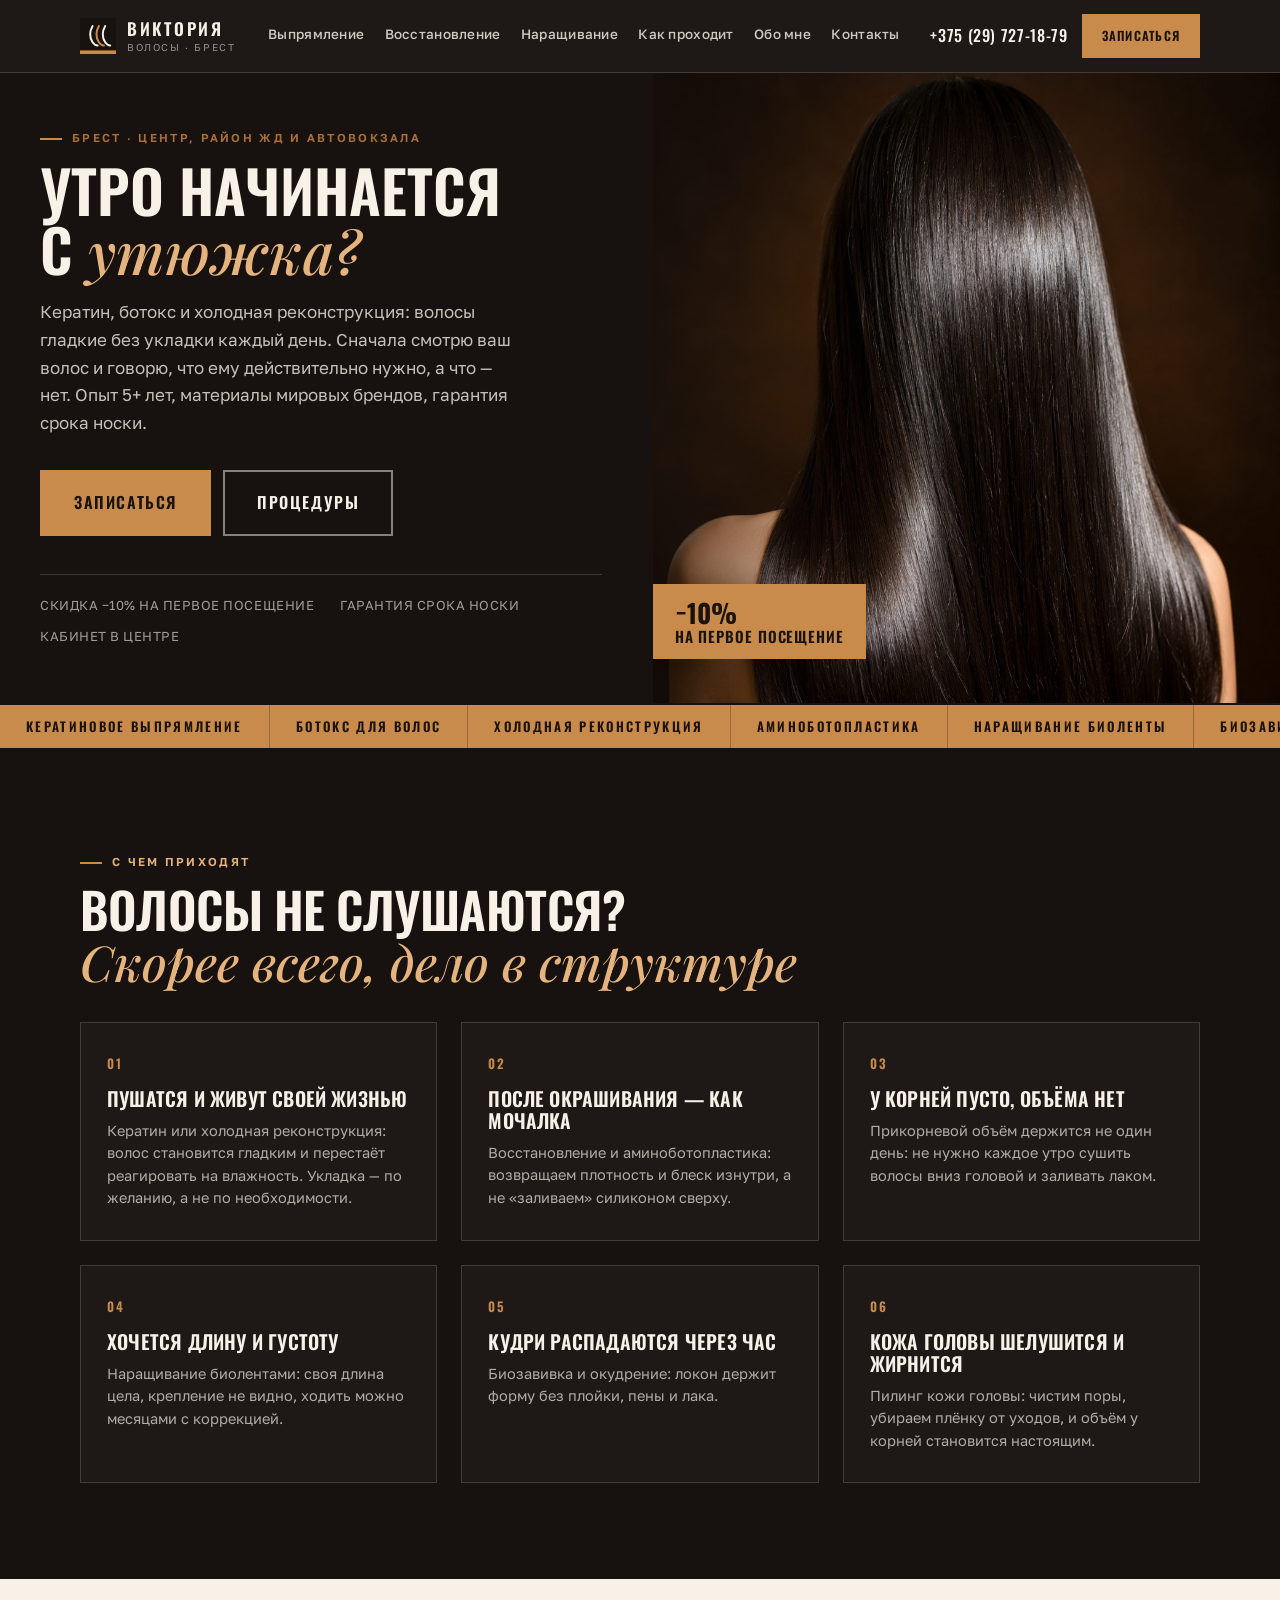
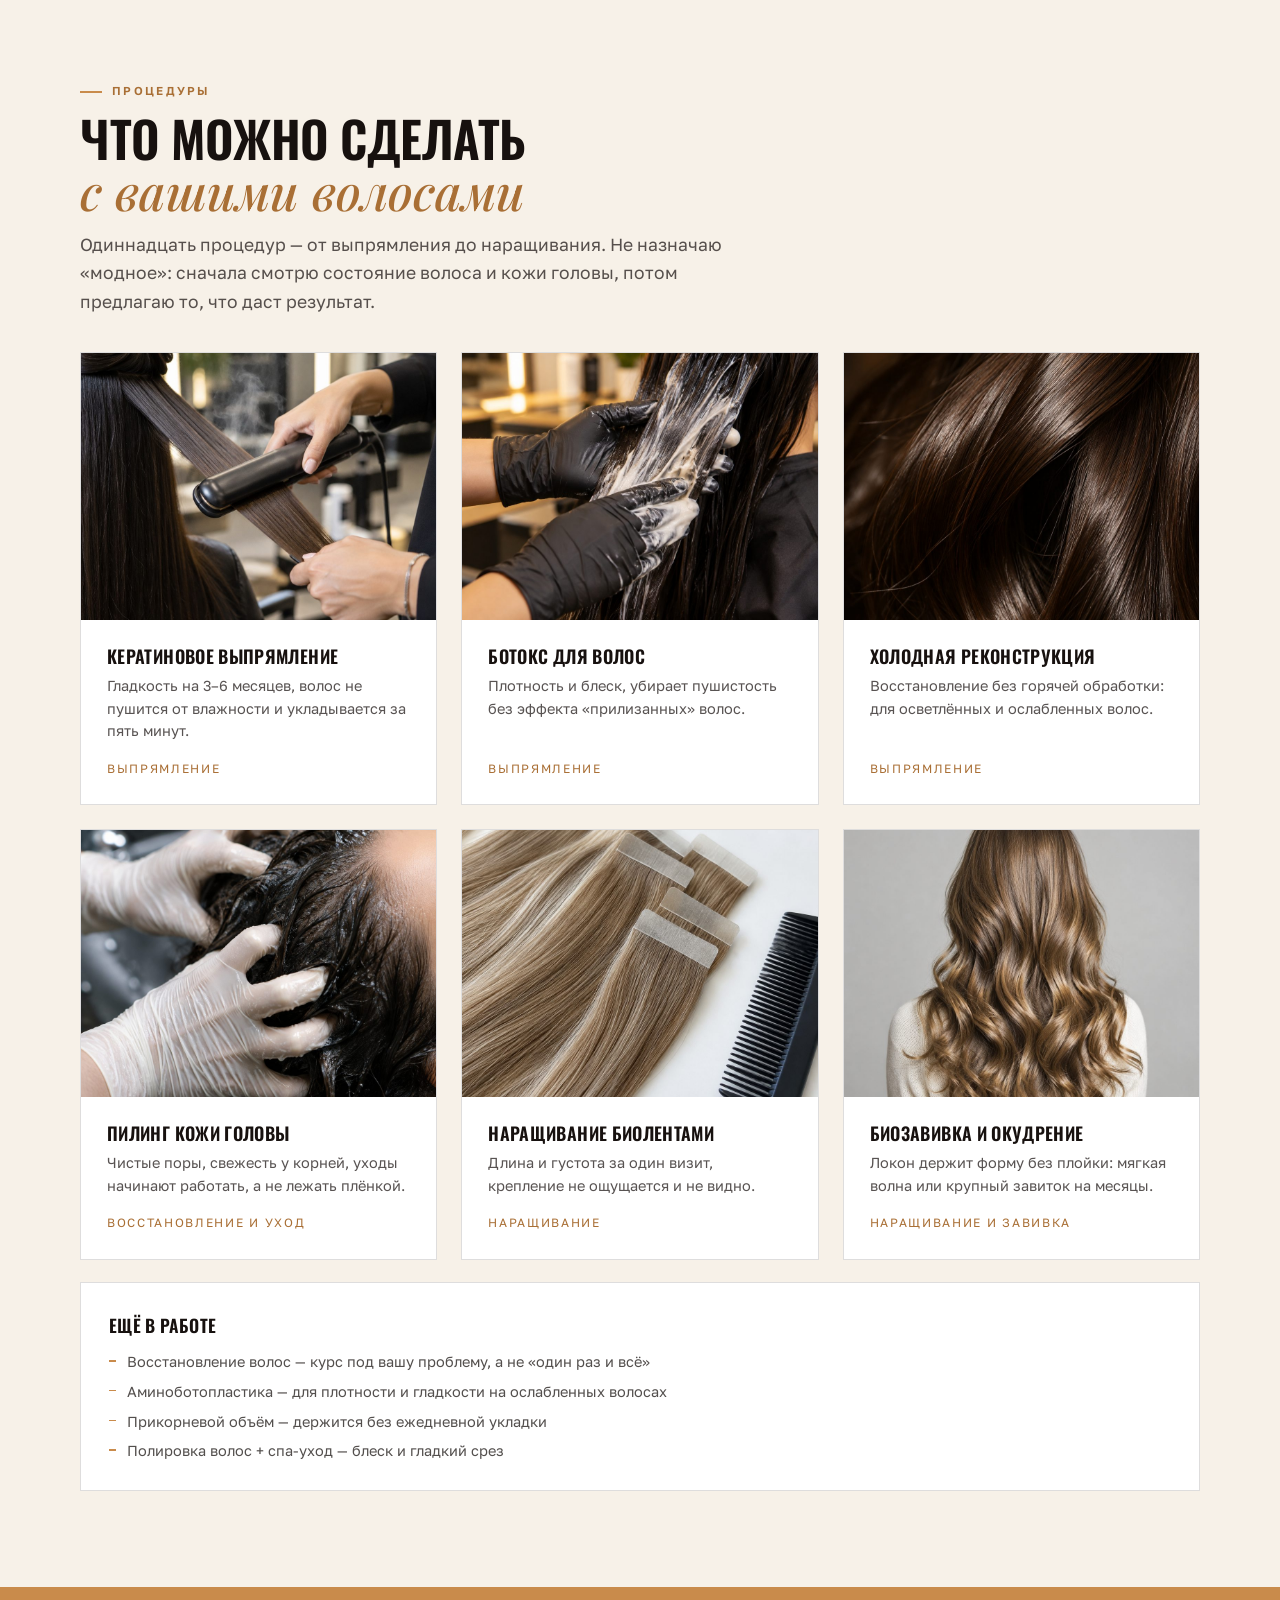
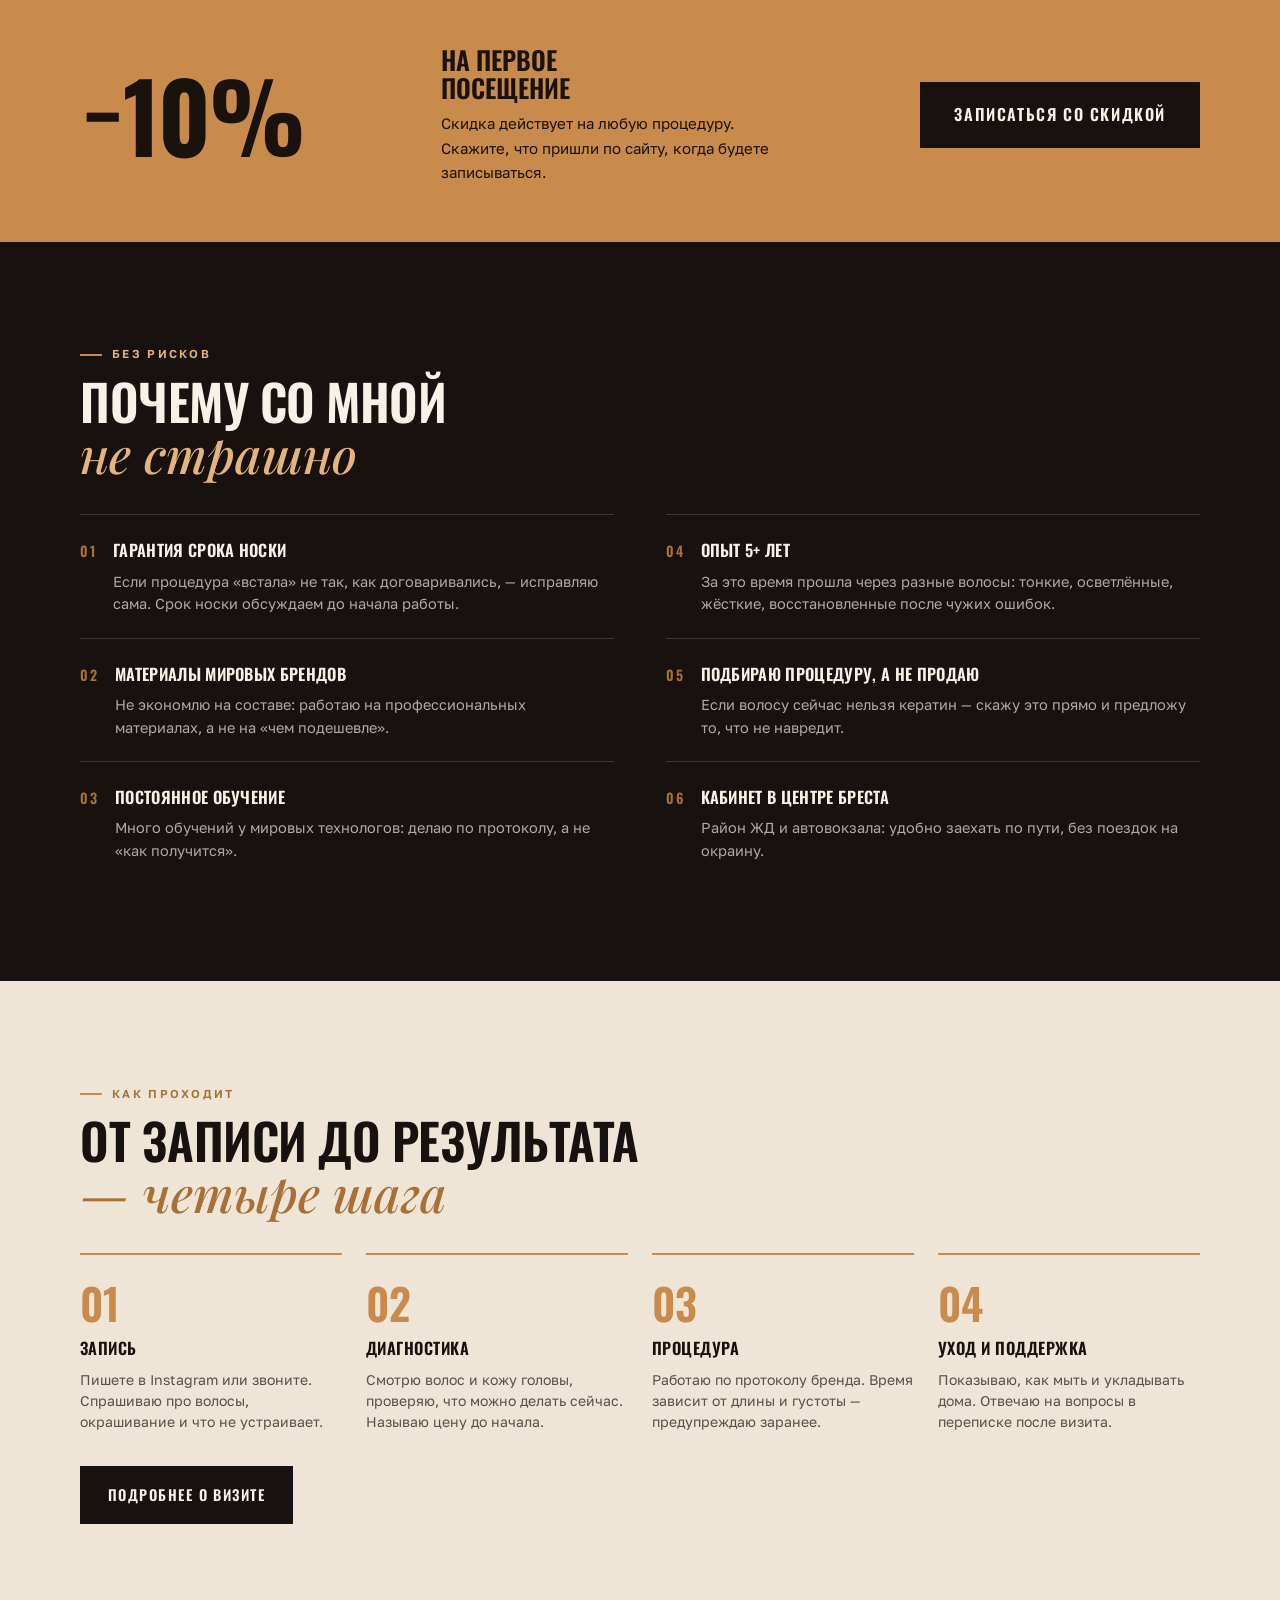
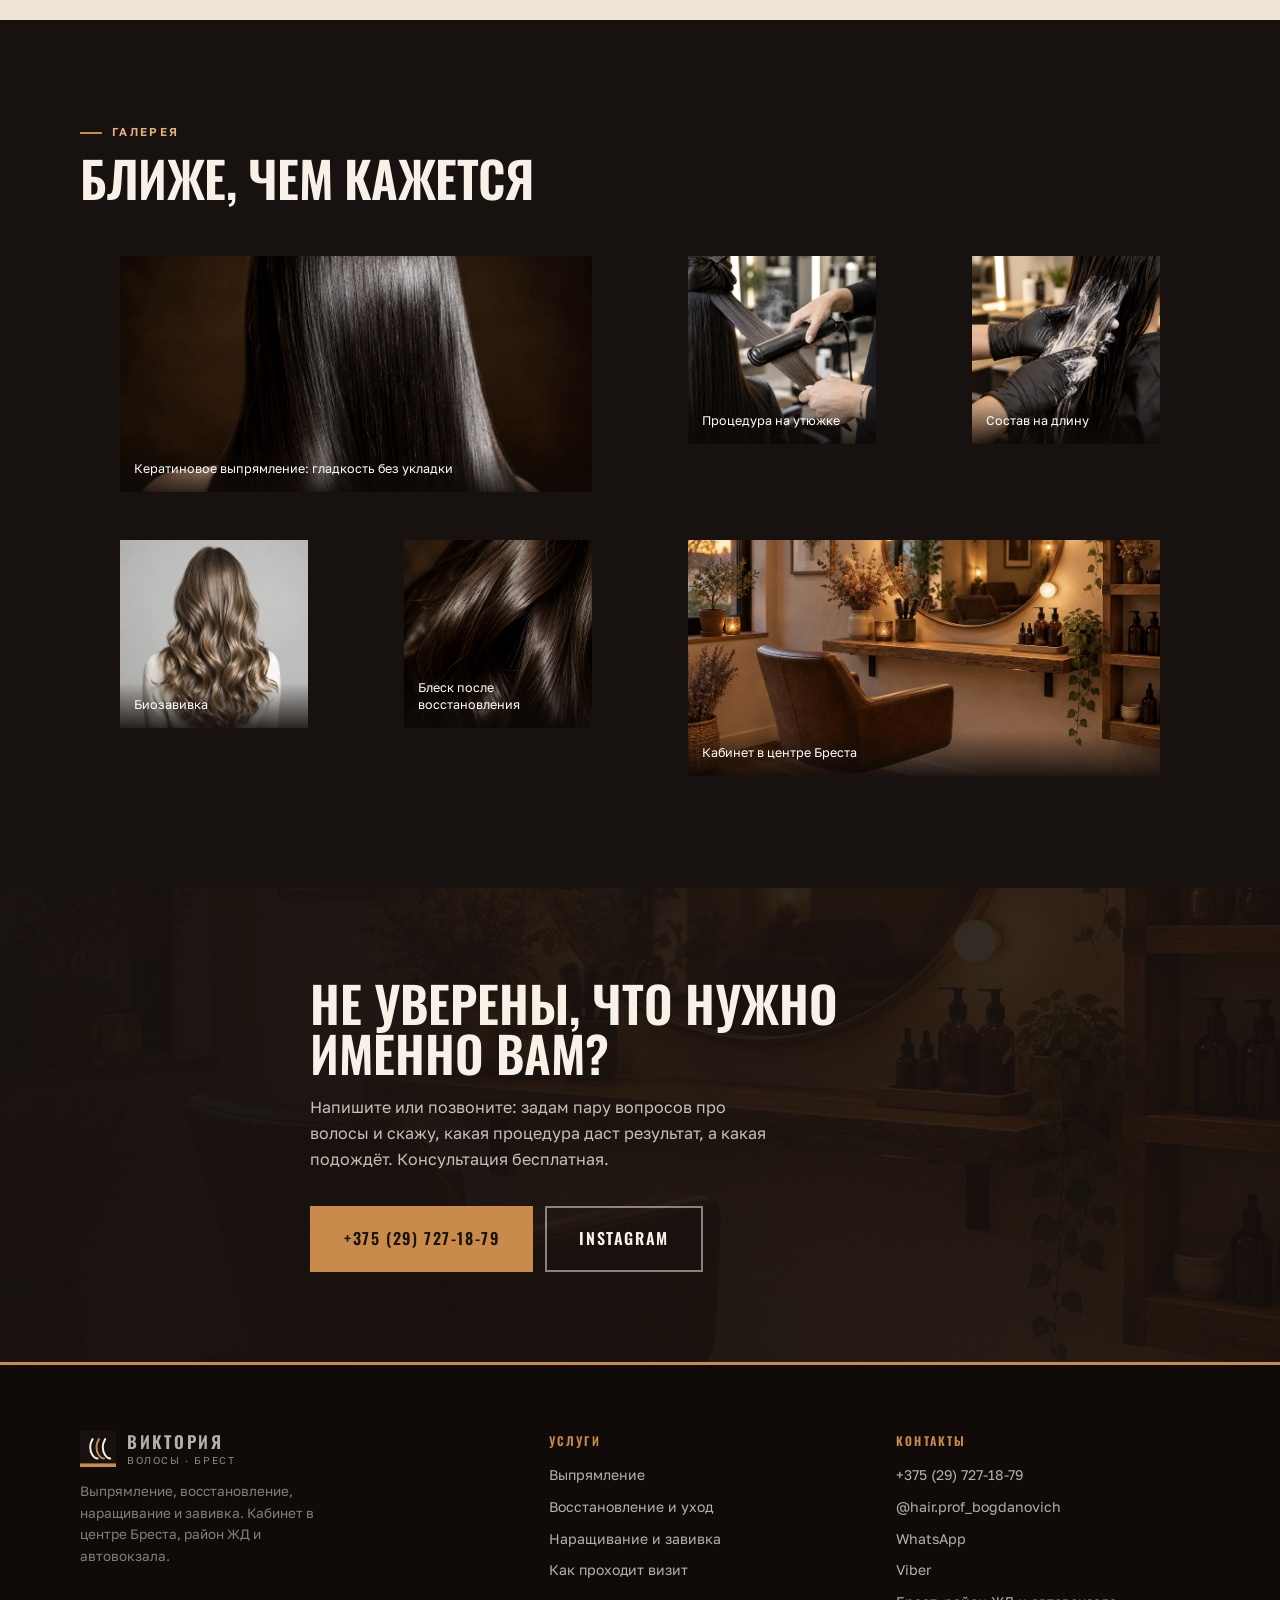
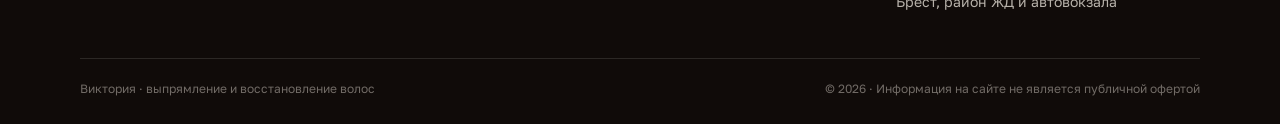
<file: index.html>
<!DOCTYPE html>
<html lang="ru">
<head>
<meta charset="utf-8">
<meta name="viewport" content="width=device-width, initial-scale=1">
<title>Выпрямление и восстановление волос в Бресте — Виктория, кератин и ботокс</title>
<meta name="description" content="Кератиновое выпрямление, ботокс для волос, холодная реконструкция, наращивание и биозавивка. Брест, район ЖД и автовокзала. Опыт 5+ лет, гарантия срока носки, скидка −10% на первое посещение. +375 (29) 727-18-79">
<link rel="icon" href="assets/img/favicon.svg" type="image/svg+xml">
<link rel="preconnect" href="https://fonts.googleapis.com">
<link rel="preconnect" href="https://fonts.gstatic.com" crossorigin>
<link href="https://fonts.googleapis.com/css2?family=Oswald:wght@400;500;600;700&family=Golos+Text:wght@400;500;600&family=Playfair+Display:ital,wght@1,500&display=swap" rel="stylesheet">
<link rel="stylesheet" href="assets/css/style.css?v=3">
</head>
<body>

<header class="site-head">
  <div class="wrap head-in">
    <a class="brand" href="index.html">
      <svg class="brand-mark" viewBox="0 0 40 40" aria-hidden="true">
        <rect width="40" height="40" fill="#17110F"/>
        <rect y="36" width="40" height="4" fill="#C98B4B"/>
        <path d="M14 9c-3.4 6-4 12 0 18 1.6 2.4 3.4 3.6 5.6 3.6" fill="none" stroke="#F7F1E8" stroke-width="2.2" stroke-linecap="round"/>
        <path d="M21 9c-3.4 6-4 12 0 18 1.6 2.4 3.4 3.6 5.6 3.6" fill="none" stroke="#C98B4B" stroke-width="2.2" stroke-linecap="round"/>
        <path d="M28 9c-3.4 6-4 12 0 18 1.6 2.4 3.4 3.6 5.6 3.6" fill="none" stroke="#F7F1E8" stroke-width="2.2" stroke-linecap="round"/>
      </svg>
      <span class="brand-txt"><b>Виктория</b><span>волосы · Брест</span></span>
    </a>
    <nav class="nav" id="nav">
      <a href="vyravnivanie.html">Выпрямление</a>
      <a href="vosstanovlenie.html">Восстановление</a>
      <a href="narashivanie.html">Наращивание</a>
      <a href="kak-prohodit.html">Как проходит</a>
      <a href="obo-mne.html">Обо мне</a>
      <a href="kontakty.html">Контакты</a>
    </nav>
    <div class="head-cta">
      <a class="head-phone" href="tel:+375297271879">+375 (29) 727-18-79</a>
      <a class="btn btn--sm" href="tel:+375297271879">Записаться</a>
      <button class="burger" id="burger" aria-label="Меню" aria-expanded="false"><span></span></button>
    </div>
  </div>
</header>

<section class="hero">
  <div class="hero-in">
    <div class="hero-txt">
      <span class="kick">Брест · центр, район ЖД и автовокзала</span>
      <h1>Утро начинается<br>с <em>утюжка?</em></h1>
      <p class="hero-sub">Кератин, ботокс и холодная реконструкция: волосы гладкие без укладки каждый день. Сначала смотрю ваш волос и говорю, что ему действительно нужно, а что — нет. Опыт 5+ лет, материалы мировых брендов, гарантия срока носки.</p>
      <div class="btn-row">
        <a class="btn btn--lg" href="tel:+375297271879">Записаться</a>
        <a class="btn btn--lg btn--ghost" href="vyravnivanie.html">Процедуры</a>
      </div>
      <div class="hero-facts">
        <span>Скидка −10% на первое посещение</span>
        <span>Гарантия срока носки</span>
        <span>Кабинет в центре</span>
      </div>
    </div>
    <div class="hero-media">
      <img src="assets/img/hero-hair.jpg" alt="Гладкие блестящие волосы после кератинового выпрямления" width="1024" height="1024" fetchpriority="high">
      <div class="hero-badge"><b>−10%</b> на первое посещение</div>
    </div>
  </div>
</section>

<div class="ticker" aria-hidden="true">
  <div class="ticker-track">
    <span>Кератиновое выпрямление</span><span>Ботокс для волос</span><span>Холодная реконструкция</span><span>Аминоботопластика</span><span>Наращивание биоленты</span><span>Биозавивка</span><span>Окудрение</span><span>Полировка + спа</span><span>Пилинг кожи головы</span>
    <span>Кератиновое выпрямление</span><span>Ботокс для волос</span><span>Холодная реконструкция</span><span>Аминоботопластика</span><span>Наращивание биоленты</span><span>Биозавивка</span><span>Окудрение</span><span>Полировка + спа</span><span>Пилинг кожи головы</span>
  </div>
</div>

<section class="sec sec--ink">
  <div class="wrap">
    <span class="kick">С чем приходят</span>
    <h2 class="stitle mt-s">Волосы не слушаются?<br><em>Скорее всего, дело в структуре</em></h2>
    <div class="g3 mt-l rv">
      <article class="sym" data-n="01">
        <h3>Пушатся и живут своей жизнью</h3>
        <p>Кератин или холодная реконструкция: волос становится гладким и перестаёт реагировать на влажность. Укладка — по желанию, а не по необходимости.</p>
      </article>
      <article class="sym" data-n="02">
        <h3>После окрашивания — как мочалка</h3>
        <p>Восстановление и аминоботопластика: возвращаем плотность и блеск изнутри, а не «заливаем» силиконом сверху.</p>
      </article>
      <article class="sym" data-n="03">
        <h3>У корней пусто, объёма нет</h3>
        <p>Прикорневой объём держится не один день: не нужно каждое утро сушить волосы вниз головой и заливать лаком.</p>
      </article>
      <article class="sym" data-n="04">
        <h3>Хочется длину и густоту</h3>
        <p>Наращивание биолентами: своя длина цела, крепление не видно, ходить можно месяцами с коррекцией.</p>
      </article>
      <article class="sym" data-n="05">
        <h3>Кудри распадаются через час</h3>
        <p>Биозавивка и окудрение: локон держит форму без плойки, пены и лака.</p>
      </article>
      <article class="sym" data-n="06">
        <h3>Кожа головы шелушится и жирнится</h3>
        <p>Пилинг кожи головы: чистим поры, убираем плёнку от уходов, и объём у корней становится настоящим.</p>
      </article>
    </div>
  </div>
</section>

<section class="sec">
  <div class="wrap">
    <span class="kick">Процедуры</span>
    <h2 class="stitle mt-s">Что можно сделать<br><em>с вашими волосами</em></h2>
    <p class="lead">Одиннадцать процедур — от выпрямления до наращивания. Не назначаю «модное»: сначала смотрю состояние волоса и кожи головы, потом предлагаю то, что даст результат.</p>
    <div class="g3 mt-l rv">
      <a class="proc" href="vyravnivanie.html">
        <div class="ph"><img src="assets/img/iron.jpg" alt="Кератиновое выпрямление волос утюжком" width="1024" height="1024" loading="lazy"></div>
        <div class="body">
          <h3>Кератиновое выпрямление</h3>
          <p>Гладкость на 3–6 месяцев, волос не пушится от влажности и укладывается за пять минут.</p>
          <span class="meta">Выпрямление</span>
        </div>
      </a>
      <a class="proc" href="vyravnivanie.html">
        <div class="ph"><img src="assets/img/mask.jpg" alt="Нанесение ботокса для волос" width="1024" height="1024" loading="lazy"></div>
        <div class="body">
          <h3>Ботокс для волос</h3>
          <p>Плотность и блеск, убирает пушистость без эффекта «прилизанных» волос.</p>
          <span class="meta">Выпрямление</span>
        </div>
      </a>
      <a class="proc" href="vyravnivanie.html">
        <div class="ph"><img src="assets/img/shine.jpg" alt="Холодная реконструкция волос" width="1024" height="1024" loading="lazy"></div>
        <div class="body">
          <h3>Холодная реконструкция</h3>
          <p>Восстановление без горячей обработки: для осветлённых и ослабленных волос.</p>
          <span class="meta">Выпрямление</span>
        </div>
      </a>
      <a class="proc" href="vosstanovlenie.html">
        <div class="ph"><img src="assets/img/scalp.jpg" alt="Пилинг кожи головы" width="1024" height="1024" loading="lazy"></div>
        <div class="body">
          <h3>Пилинг кожи головы</h3>
          <p>Чистые поры, свежесть у корней, уходы начинают работать, а не лежать плёнкой.</p>
          <span class="meta">Восстановление и уход</span>
        </div>
      </a>
      <a class="proc" href="narashivanie.html">
        <div class="ph"><img src="assets/img/extensions.jpg" alt="Наращивание волос биолентами" width="1024" height="1024" loading="lazy"></div>
        <div class="body">
          <h3>Наращивание биолентами</h3>
          <p>Длина и густота за один визит, крепление не ощущается и не видно.</p>
          <span class="meta">Наращивание</span>
        </div>
      </a>
      <a class="proc" href="narashivanie.html">
        <div class="ph"><img src="assets/img/waves.jpg" alt="Биозавивка волос" width="1024" height="1024" loading="lazy"></div>
        <div class="body">
          <h3>Биозавивка и окудрение</h3>
          <p>Локон держит форму без плойки: мягкая волна или крупный завиток на месяцы.</p>
          <span class="meta">Наращивание и завивка</span>
        </div>
      </a>
    </div>
    <div class="list-card mt-m rv">
      <h3>Ещё в работе</h3>
      <ul>
        <li>Восстановление волос — курс под вашу проблему, а не «один раз и всё»</li>
        <li>Аминоботопластика — для плотности и гладкости на ослабленных волосах</li>
        <li>Прикорневой объём — держится без ежедневной укладки</li>
        <li>Полировка волос + спа-уход — блеск и гладкий срез</li>
      </ul>
    </div>
  </div>
</section>

<section class="discount">
  <div class="wrap discount-in">
    <div>
      <div class="big">−10%</div>
    </div>
    <div>
      <h3>На первое посещение</h3>
      <p>Скидка действует на любую процедуру. Скажите, что пришли по сайту, когда будете записываться.</p>
    </div>
    <a class="btn btn--dark btn--lg" href="tel:+375297271879">Записаться со скидкой</a>
  </div>
</section>

<section class="sec sec--ink">
  <div class="wrap">
    <span class="kick">Без рисков</span>
    <h2 class="stitle mt-s">Почему со мной<br><em>не страшно</em></h2>
    <div class="g2 mt-l rv" style="align-items:start;gap:0 clamp(24px,4vw,64px)">
      <div class="checks">
        <div class="check">
          <span class="n">01</span>
          <div><h4>Гарантия срока носки</h4><p>Если процедура «встала» не так, как договаривались, — исправляю сама. Срок носки обсуждаем до начала работы.</p></div>
        </div>
        <div class="check">
          <span class="n">02</span>
          <div><h4>Материалы мировых брендов</h4><p>Не экономлю на составе: работаю на профессиональных материалах, а не на «чем подешевле».</p></div>
        </div>
        <div class="check">
          <span class="n">03</span>
          <div><h4>Постоянное обучение</h4><p>Много обучений у мировых технологов: делаю по протоколу, а не «как получится».</p></div>
        </div>
      </div>
      <div class="checks">
        <div class="check">
          <span class="n">04</span>
          <div><h4>Опыт 5+ лет</h4><p>За это время прошла через разные волосы: тонкие, осветлённые, жёсткие, восстановленные после чужих ошибок.</p></div>
        </div>
        <div class="check">
          <span class="n">05</span>
          <div><h4>Подбираю процедуру, а не продаю</h4><p>Если волосу сейчас нельзя кератин — скажу это прямо и предложу то, что не навредит.</p></div>
        </div>
        <div class="check">
          <span class="n">06</span>
          <div><h4>Кабинет в центре Бреста</h4><p>Район ЖД и автовокзала: удобно заехать по пути, без поездок на окраину.</p></div>
        </div>
      </div>
    </div>
  </div>
</section>

<section class="sec sec--cream2">
  <div class="wrap">
    <span class="kick">Как проходит</span>
    <h2 class="stitle mt-s">От записи до результата<br><em>— четыре шага</em></h2>
    <div class="steps mt-l rv">
      <div class="step"><span class="num">01</span><h4>Запись</h4><p>Пишете в Instagram или звоните. Спрашиваю про волосы, окрашивание и что не устраивает.</p></div>
      <div class="step"><span class="num">02</span><h4>Диагностика</h4><p>Смотрю волос и кожу головы, проверяю, что можно делать сейчас. Называю цену до начала.</p></div>
      <div class="step"><span class="num">03</span><h4>Процедура</h4><p>Работаю по протоколу бренда. Время зависит от длины и густоты — предупреждаю заранее.</p></div>
      <div class="step"><span class="num">04</span><h4>Уход и поддержка</h4><p>Показываю, как мыть и укладывать дома. Отвечаю на вопросы в переписке после визита.</p></div>
    </div>
    <div class="btn-row"><a class="btn btn--dark" href="kak-prohodit.html">Подробнее о визите</a></div>
  </div>
</section>

<section class="sec sec--ink">
  <div class="wrap">
    <span class="kick">Галерея</span>
    <h2 class="stitle mt-s">Ближе, чем кажется</h2>
    <div class="gal mt-l rv">
      <figure class="tile wide"><img src="assets/img/hero-hair.jpg" alt="Гладкие волосы после выпрямления" loading="lazy"><figcaption>Кератиновое выпрямление: гладкость без укладки</figcaption></figure>
      <figure class="tile"><img src="assets/img/iron.jpg" alt="Работа утюжком" loading="lazy"><figcaption>Процедура на утюжке</figcaption></figure>
      <figure class="tile"><img src="assets/img/mask.jpg" alt="Нанесение состава" loading="lazy"><figcaption>Состав на длину</figcaption></figure>
      <figure class="tile"><img src="assets/img/waves.jpg" alt="Мягкие локоны" loading="lazy"><figcaption>Биозавивка</figcaption></figure>
      <figure class="tile"><img src="assets/img/shine.jpg" alt="Блеск волос" loading="lazy"><figcaption>Блеск после восстановления</figcaption></figure>
      <figure class="tile wide"><img src="assets/img/studio.jpg" alt="Кабинет в центре Бреста" loading="lazy"><figcaption>Кабинет в центре Бреста</figcaption></figure>
    </div>
  </div>
</section>

<section class="cta-band">
  <img src="assets/img/studio.jpg" alt="" aria-hidden="true" loading="lazy">
  <div class="wrap cta-in">
    <h2>Не уверены, что нужно именно вам?</h2>
    <p>Напишите или позвоните: задам пару вопросов про волосы и скажу, какая процедура даст результат, а какая подождёт. Консультация бесплатная.</p>
    <div class="btn-row">
      <a class="btn btn--lg" href="tel:+375297271879">+375 (29) 727-18-79</a>
      <a class="btn btn--lg btn--ghost" href="https://instagram.com/hair.prof_bogdanovich" target="_blank" rel="noopener">Instagram</a>
    </div>
  </div>
</section>

<footer class="site-foot">
  <div class="wrap">
    <div class="foot-grid">
      <div>
        <a class="brand" href="index.html">
          <svg class="brand-mark" viewBox="0 0 40 40" aria-hidden="true">
            <rect width="40" height="40" fill="#17110F"/>
            <rect y="36" width="40" height="4" fill="#C98B4B"/>
            <path d="M14 9c-3.4 6-4 12 0 18 1.6 2.4 3.4 3.6 5.6 3.6" fill="none" stroke="#F7F1E8" stroke-width="2.2" stroke-linecap="round"/>
            <path d="M21 9c-3.4 6-4 12 0 18 1.6 2.4 3.4 3.6 5.6 3.6" fill="none" stroke="#C98B4B" stroke-width="2.2" stroke-linecap="round"/>
            <path d="M28 9c-3.4 6-4 12 0 18 1.6 2.4 3.4 3.6 5.6 3.6" fill="none" stroke="#F7F1E8" stroke-width="2.2" stroke-linecap="round"/>
          </svg>
          <span class="brand-txt"><b>Виктория</b><span>волосы · Брест</span></span>
        </a>
        <p class="foot-about">Выпрямление, восстановление, наращивание и завивка. Кабинет в центре Бреста, район ЖД и автовокзала.</p>
      </div>
      <div>
        <h4>Услуги</h4>
        <div class="foot-links">
          <a href="vyravnivanie.html">Выпрямление</a>
          <a href="vosstanovlenie.html">Восстановление и уход</a>
          <a href="narashivanie.html">Наращивание и завивка</a>
          <a href="kak-prohodit.html">Как проходит визит</a>
        </div>
      </div>
      <div>
        <h4>Контакты</h4>
        <div class="foot-links">
          <a href="tel:+375297271879">+375 (29) 727-18-79</a>
          <a href="https://instagram.com/hair.prof_bogdanovich" target="_blank" rel="noopener">@hair.prof_bogdanovich</a>
          <a href="https://wa.me/375297271879">WhatsApp</a>
          <a href="viber://chat?number=%2B375297271879">Viber</a>
          <a href="kontakty.html">Брест, район ЖД и автовокзала</a>
        </div>
      </div>
    </div>
    <div class="foot-bottom">
      <span>Виктория · выпрямление и восстановление волос</span>
      <span>© <span data-year>2026</span> · Информация на сайте не является публичной офертой</span>
    </div>
  </div>
</footer>

<script src="assets/js/app.js?v=1"></script>
</body>
</html>
</file>
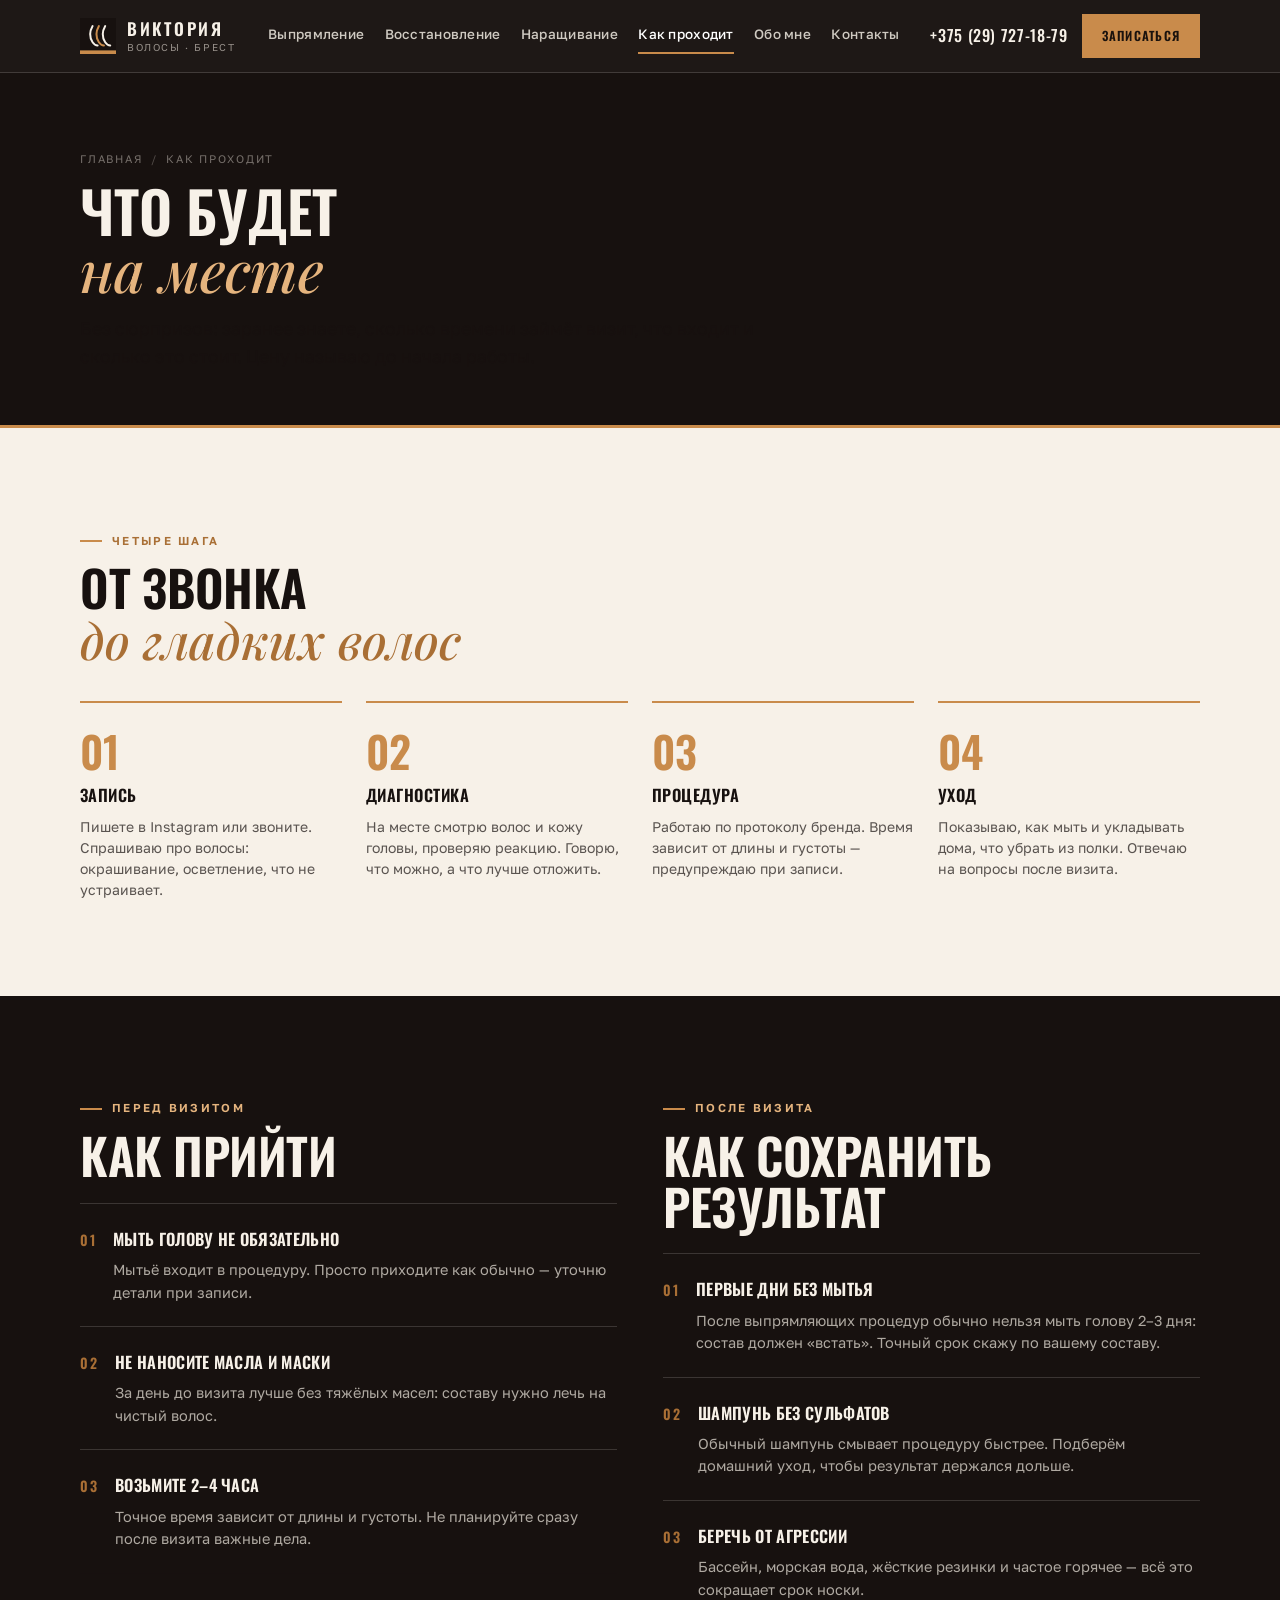
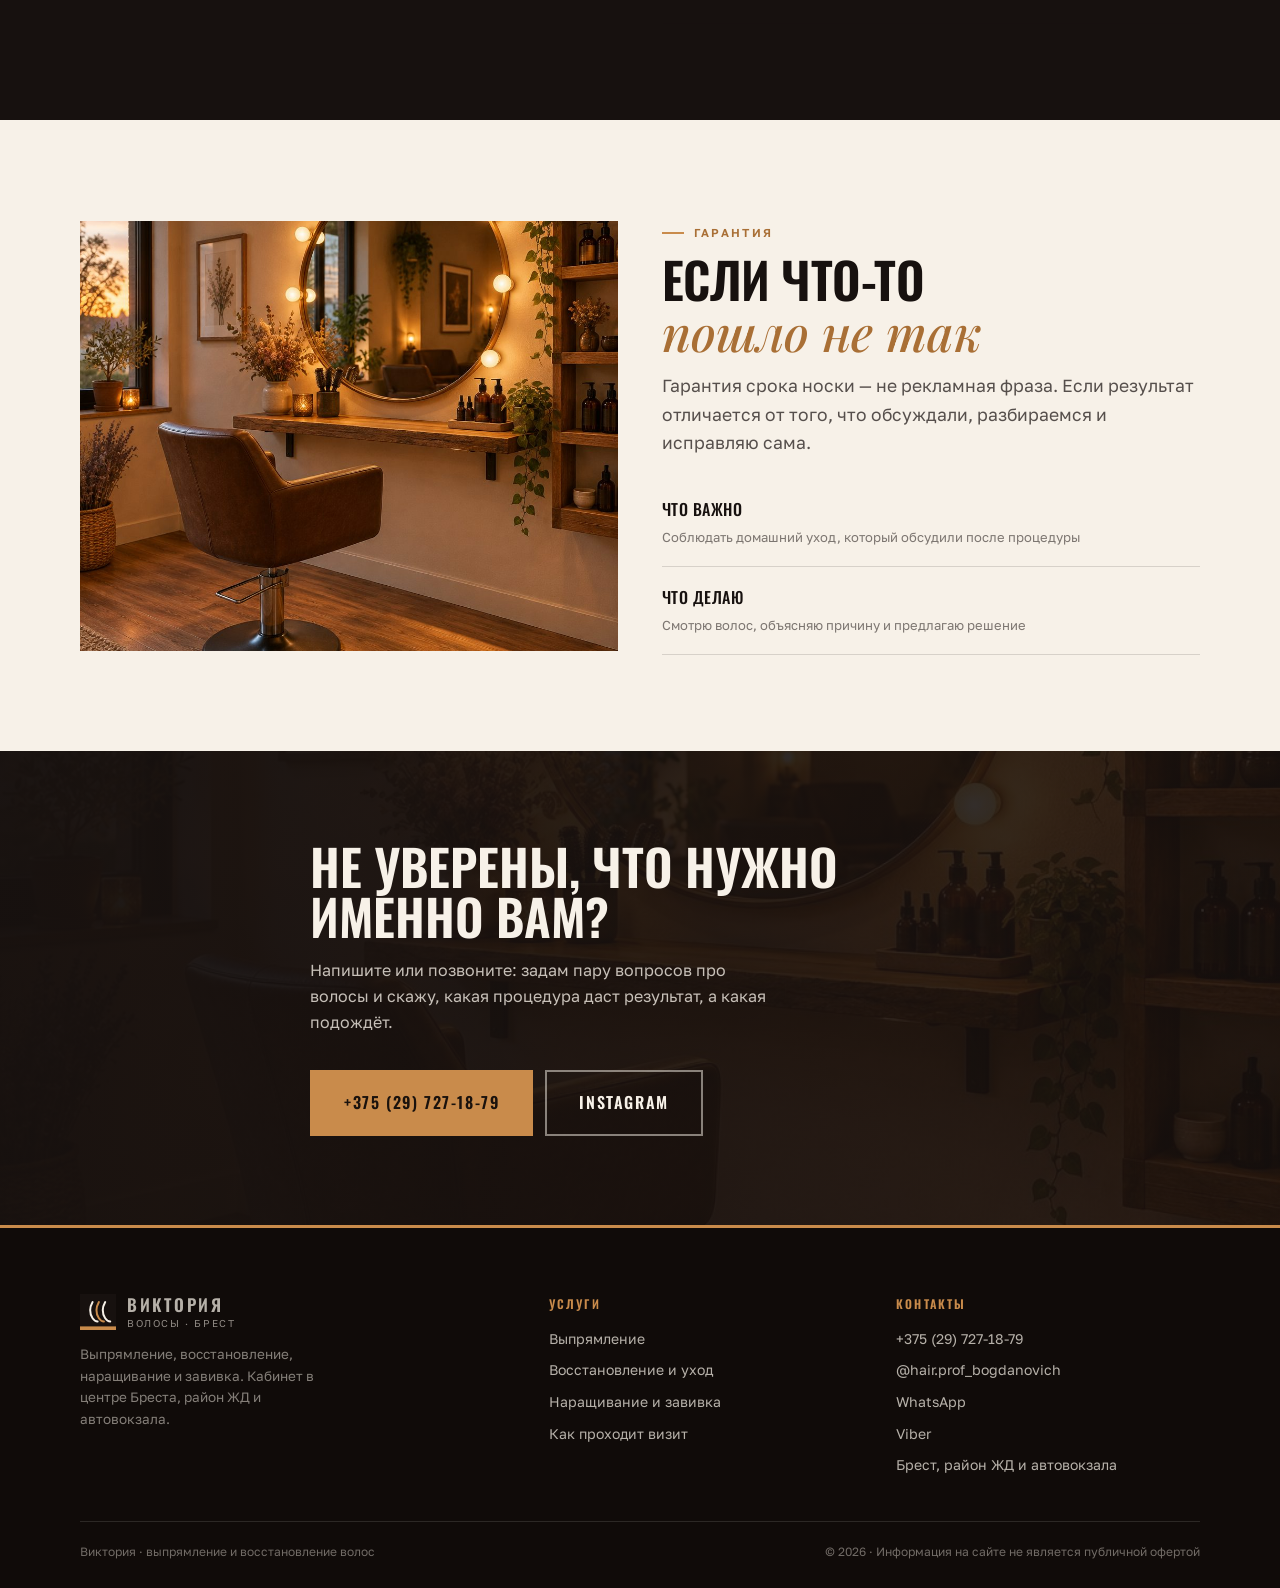
<file: kak-prohodit.html>
<!DOCTYPE html>
<html lang="ru">
<head>
<meta charset="utf-8">
<meta name="viewport" content="width=device-width, initial-scale=1">
<title>Как проходит визит — выпрямление и восстановление волос, Брест</title>
<meta name="description" content="Как проходит визит: запись, диагностика, процедура, уход после. Сколько времени занимает, как подготовиться и что нельзя делать после кератина.">
<link rel="icon" href="assets/img/favicon.svg" type="image/svg+xml">
<link rel="preconnect" href="https://fonts.googleapis.com">
<link rel="preconnect" href="https://fonts.gstatic.com" crossorigin>
<link href="https://fonts.googleapis.com/css2?family=Oswald:wght@400;500;600;700&family=Golos+Text:wght@400;500;600&family=Playfair+Display:ital,wght@1,500&display=swap" rel="stylesheet">
<link rel="stylesheet" href="assets/css/style.css?v=3">
</head>
<body>
<header class="site-head">
  <div class="wrap head-in">
    <a class="brand" href="index.html">
      <svg class="brand-mark" viewBox="0 0 40 40" aria-hidden="true">
        <rect width="40" height="40" fill="#17110F"/>
        <rect y="36" width="40" height="4" fill="#C98B4B"/>
        <path d="M14 9c-3.4 6-4 12 0 18 1.6 2.4 3.4 3.6 5.6 3.6" fill="none" stroke="#F7F1E8" stroke-width="2.2" stroke-linecap="round"/>
        <path d="M21 9c-3.4 6-4 12 0 18 1.6 2.4 3.4 3.6 5.6 3.6" fill="none" stroke="#C98B4B" stroke-width="2.2" stroke-linecap="round"/>
        <path d="M28 9c-3.4 6-4 12 0 18 1.6 2.4 3.4 3.6 5.6 3.6" fill="none" stroke="#F7F1E8" stroke-width="2.2" stroke-linecap="round"/>
      </svg>
      <span class="brand-txt"><b>Виктория</b><span>волосы · Брест</span></span>
    </a>
    <nav class="nav" id="nav">
      <a href="vyravnivanie.html">Выпрямление</a>
      <a href="vosstanovlenie.html">Восстановление</a>
      <a href="narashivanie.html">Наращивание</a>
      <a href="kak-prohodit.html" class="is-active">Как проходит</a>
      <a href="obo-mne.html">Обо мне</a>
      <a href="kontakty.html">Контакты</a>
    </nav>
    <div class="head-cta">
      <a class="head-phone" href="tel:+375297271879">+375 (29) 727-18-79</a>
      <a class="btn btn--sm" href="tel:+375297271879">Записаться</a>
      <button class="burger" id="burger" aria-label="Меню" aria-expanded="false"><span></span></button>
    </div>
  </div>
</header>

<section class="page-head">
  <div class="wrap">
    <div class="crumbs"><a href="index.html">Главная</a> <span>/</span> Как проходит</div>
    <h1>Что будет<br><em>на месте</em></h1>
    <p class="lead">Без сюрпризов: заранее знаете, сколько времени займёт визит, что входит и сколько это стоит. Цену называю до начала работы.</p>
  </div>
</section>

<section class="sec">
  <div class="wrap">
    <span class="kick">Четыре шага</span>
    <h2 class="stitle mt-s">От звонка<br><em>до гладких волос</em></h2>
    <div class="steps mt-l rv">
      <div class="step"><span class="num">01</span><h4>Запись</h4><p>Пишете в Instagram или звоните. Спрашиваю про волосы: окрашивание, осветление, что не устраивает.</p></div>
      <div class="step"><span class="num">02</span><h4>Диагностика</h4><p>На месте смотрю волос и кожу головы, проверяю реакцию. Говорю, что можно, а что лучше отложить.</p></div>
      <div class="step"><span class="num">03</span><h4>Процедура</h4><p>Работаю по протоколу бренда. Время зависит от длины и густоты — предупреждаю при записи.</p></div>
      <div class="step"><span class="num">04</span><h4>Уход</h4><p>Показываю, как мыть и укладывать дома, что убрать из полки. Отвечаю на вопросы после визита.</p></div>
    </div>
  </div>
</section>

<section class="sec sec--ink">
  <div class="wrap">
    <div class="g2 rv" style="align-items:start;gap:clamp(22px,3.6vw,52px)">
      <div>
        <span class="kick">Перед визитом</span>
        <h2 class="stitle mt-s">Как прийти</h2>
        <div class="checks mt-m">
          <div class="check"><span class="n">01</span><div><h4>Мыть голову не обязательно</h4><p>Мытьё входит в процедуру. Просто приходите как обычно — уточню детали при записи.</p></div></div>
          <div class="check"><span class="n">02</span><div><h4>Не наносите масла и маски</h4><p>За день до визита лучше без тяжёлых масел: составу нужно лечь на чистый волос.</p></div></div>
          <div class="check"><span class="n">03</span><div><h4>Возьмите 2–4 часа</h4><p>Точное время зависит от длины и густоты. Не планируйте сразу после визита важные дела.</p></div></div>
        </div>
      </div>
      <div>
        <span class="kick">После визита</span>
        <h2 class="stitle mt-s">Как сохранить результат</h2>
        <div class="checks mt-m">
          <div class="check"><span class="n">01</span><div><h4>Первые дни без мытья</h4><p>После выпрямляющих процедур обычно нельзя мыть голову 2–3 дня: состав должен «встать». Точный срок скажу по вашему составу.</p></div></div>
          <div class="check"><span class="n">02</span><div><h4>Шампунь без сульфатов</h4><p>Обычный шампунь смывает процедуру быстрее. Подберём домашний уход, чтобы результат держался дольше.</p></div></div>
          <div class="check"><span class="n">03</span><div><h4>Беречь от агрессии</h4><p>Бассейн, морская вода, жёсткие резинки и частое горячее — всё это сокращает срок носки.</p></div></div>
        </div>
      </div>
    </div>
  </div>
</section>

<section class="sec">
  <div class="wrap">
    <div class="split rv">
      <div class="ph"><img src="assets/img/studio.jpg" alt="Кабинет в центре Бреста" width="1024" height="1024" loading="lazy"></div>
      <div>
        <span class="kick">Гарантия</span>
        <h2 class="stitle mt-s">Если что-то<br><em>пошло не так</em></h2>
        <p class="lead">Гарантия срока носки — не рекламная фраза. Если результат отличается от того, что обсуждали, разбираемся и исправляю сама.</p>
        <div class="rows mt-m">
          <div class="row"><div><div class="t">Что важно</div><div class="d">Соблюдать домашний уход, который обсудили после процедуры</div></div></div>
          <div class="row"><div><div class="t">Что делаю</div><div class="d">Смотрю волос, объясняю причину и предлагаю решение</div></div></div>
        </div>
      </div>
    </div>
  </div>
</section>
<section class="cta-band">
  <img src="assets/img/studio.jpg" alt="" aria-hidden="true" loading="lazy">
  <div class="wrap cta-in">
    <h2>Не уверены, что нужно именно вам?</h2>
    <p>Напишите или позвоните: задам пару вопросов про волосы и скажу, какая процедура даст результат, а какая подождёт.</p>
    <div class="btn-row">
      <a class="btn btn--lg" href="tel:+375297271879">+375 (29) 727-18-79</a>
      <a class="btn btn--lg btn--ghost" href="https://instagram.com/hair.prof_bogdanovich" target="_blank" rel="noopener">Instagram</a>
    </div>
  </div>
</section>
<footer class="site-foot">
  <div class="wrap">
    <div class="foot-grid">
      <div>
        <a class="brand" href="index.html">
          <svg class="brand-mark" viewBox="0 0 40 40" aria-hidden="true">
        <rect width="40" height="40" fill="#17110F"/>
        <rect y="36" width="40" height="4" fill="#C98B4B"/>
        <path d="M14 9c-3.4 6-4 12 0 18 1.6 2.4 3.4 3.6 5.6 3.6" fill="none" stroke="#F7F1E8" stroke-width="2.2" stroke-linecap="round"/>
        <path d="M21 9c-3.4 6-4 12 0 18 1.6 2.4 3.4 3.6 5.6 3.6" fill="none" stroke="#C98B4B" stroke-width="2.2" stroke-linecap="round"/>
        <path d="M28 9c-3.4 6-4 12 0 18 1.6 2.4 3.4 3.6 5.6 3.6" fill="none" stroke="#F7F1E8" stroke-width="2.2" stroke-linecap="round"/>
      </svg>
          <span class="brand-txt"><b>Виктория</b><span>волосы · Брест</span></span>
        </a>
        <p class="foot-about">Выпрямление, восстановление, наращивание и завивка. Кабинет в центре Бреста, район ЖД и автовокзала.</p>
      </div>
      <div>
        <h4>Услуги</h4>
        <div class="foot-links">
          <a href="vyravnivanie.html">Выпрямление</a>
          <a href="vosstanovlenie.html">Восстановление и уход</a>
          <a href="narashivanie.html">Наращивание и завивка</a>
          <a href="kak-prohodit.html">Как проходит визит</a>
        </div>
      </div>
      <div>
        <h4>Контакты</h4>
        <div class="foot-links">
          <a href="tel:+375297271879">+375 (29) 727-18-79</a>
          <a href="https://instagram.com/hair.prof_bogdanovich" target="_blank" rel="noopener">@hair.prof_bogdanovich</a>
          <a href="https://wa.me/375297271879">WhatsApp</a>
          <a href="viber://chat?number=%2B375297271879">Viber</a>
          <a href="kontakty.html">Брест, район ЖД и автовокзала</a>
        </div>
      </div>
    </div>
    <div class="foot-bottom">
      <span>Виктория · выпрямление и восстановление волос</span>
      <span>© <span data-year>2026</span> · Информация на сайте не является публичной офертой</span>
    </div>
  </div>
</footer>

<script src="assets/js/app.js?v=1"></script>
</body>
</html>
</file>
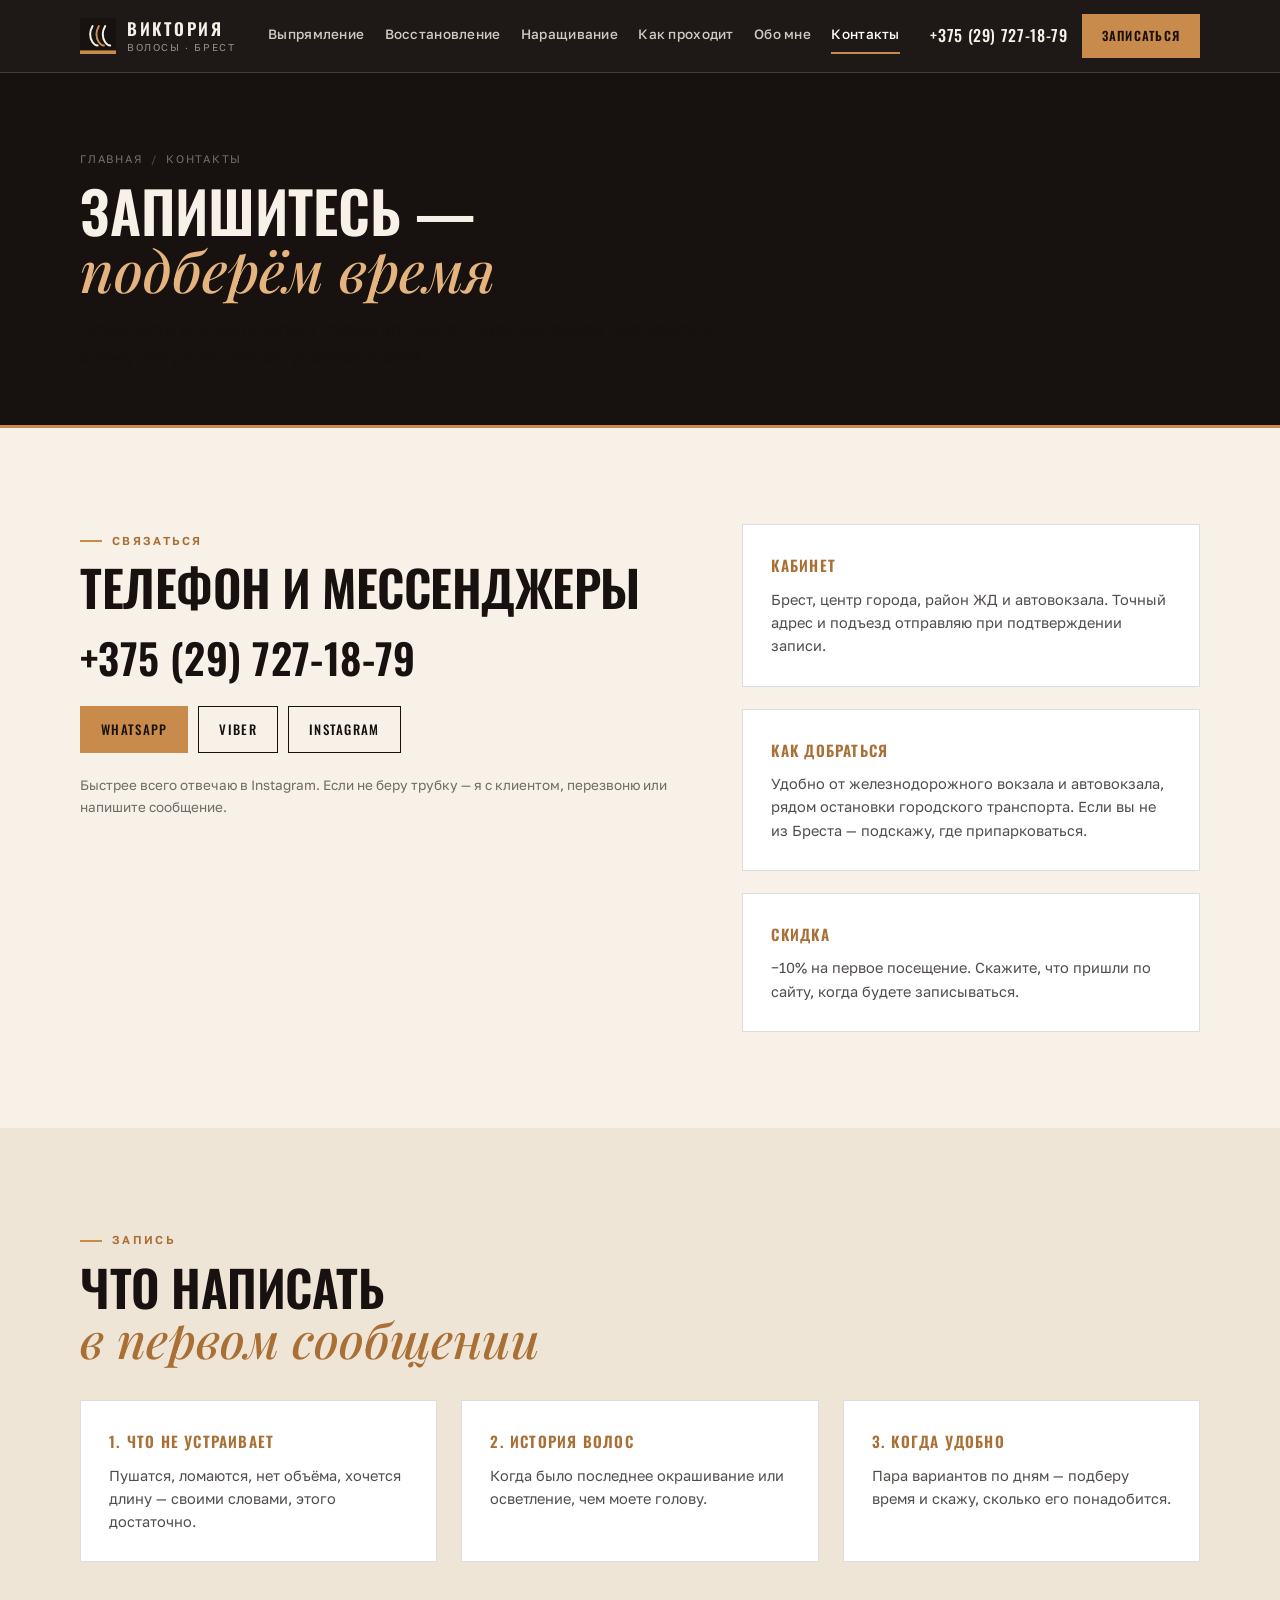
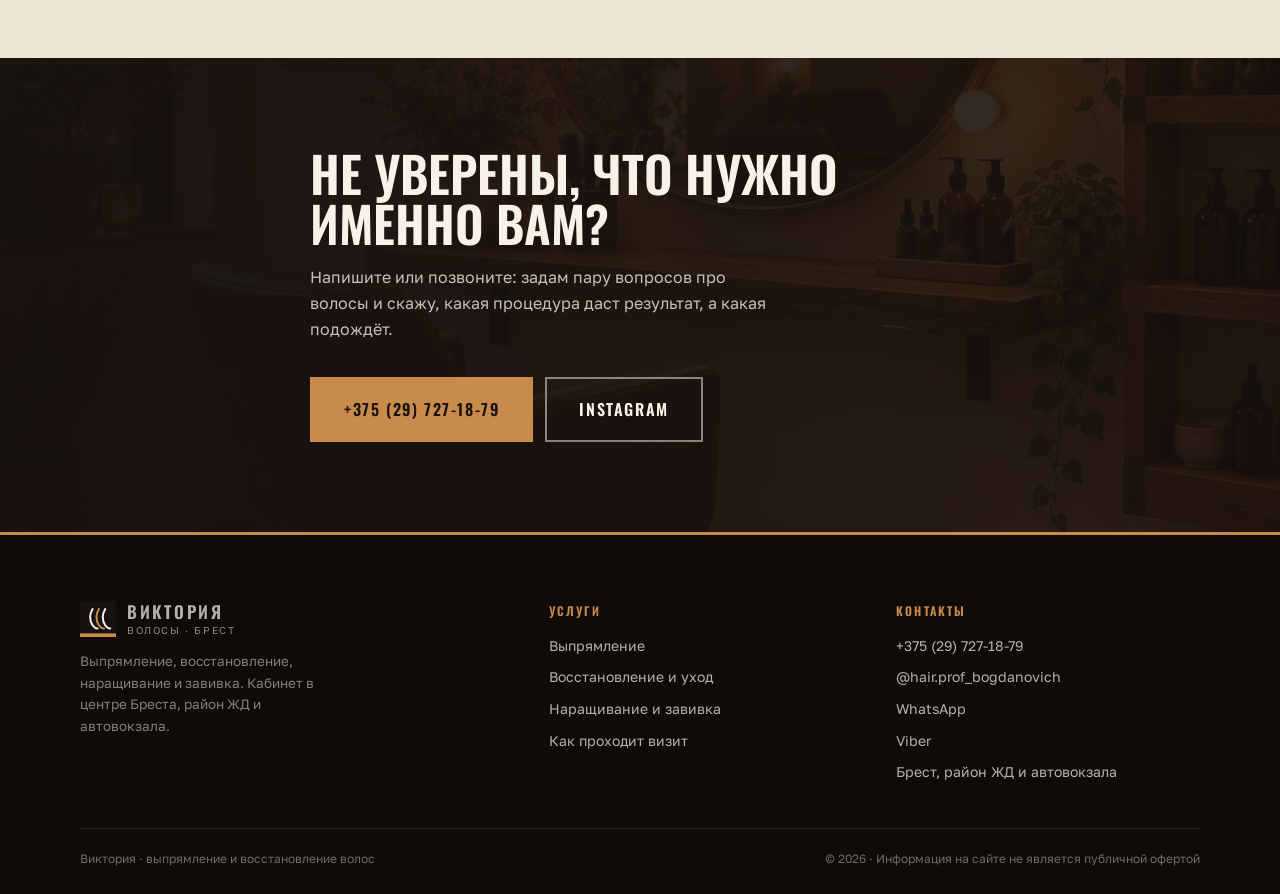
<file: kontakty.html>
<!DOCTYPE html>
<html lang="ru">
<head>
<meta charset="utf-8">
<meta name="viewport" content="width=device-width, initial-scale=1">
<title>Контакты — запись на выпрямление и восстановление волос, Брест</title>
<meta name="description" content="Запись к Виктории: +375 (29) 727-18-79, Instagram @hair.prof_bogdanovich. Кабинет в центре Бреста, район ЖД и автовокзала.">
<link rel="icon" href="assets/img/favicon.svg" type="image/svg+xml">
<link rel="preconnect" href="https://fonts.googleapis.com">
<link rel="preconnect" href="https://fonts.gstatic.com" crossorigin>
<link href="https://fonts.googleapis.com/css2?family=Oswald:wght@400;500;600;700&family=Golos+Text:wght@400;500;600&family=Playfair+Display:ital,wght@1,500&display=swap" rel="stylesheet">
<link rel="stylesheet" href="assets/css/style.css?v=3">
</head>
<body>
<header class="site-head">
  <div class="wrap head-in">
    <a class="brand" href="index.html">
      <svg class="brand-mark" viewBox="0 0 40 40" aria-hidden="true">
        <rect width="40" height="40" fill="#17110F"/>
        <rect y="36" width="40" height="4" fill="#C98B4B"/>
        <path d="M14 9c-3.4 6-4 12 0 18 1.6 2.4 3.4 3.6 5.6 3.6" fill="none" stroke="#F7F1E8" stroke-width="2.2" stroke-linecap="round"/>
        <path d="M21 9c-3.4 6-4 12 0 18 1.6 2.4 3.4 3.6 5.6 3.6" fill="none" stroke="#C98B4B" stroke-width="2.2" stroke-linecap="round"/>
        <path d="M28 9c-3.4 6-4 12 0 18 1.6 2.4 3.4 3.6 5.6 3.6" fill="none" stroke="#F7F1E8" stroke-width="2.2" stroke-linecap="round"/>
      </svg>
      <span class="brand-txt"><b>Виктория</b><span>волосы · Брест</span></span>
    </a>
    <nav class="nav" id="nav">
      <a href="vyravnivanie.html">Выпрямление</a>
      <a href="vosstanovlenie.html">Восстановление</a>
      <a href="narashivanie.html">Наращивание</a>
      <a href="kak-prohodit.html">Как проходит</a>
      <a href="obo-mne.html">Обо мне</a>
      <a href="kontakty.html" class="is-active">Контакты</a>
    </nav>
    <div class="head-cta">
      <a class="head-phone" href="tel:+375297271879">+375 (29) 727-18-79</a>
      <a class="btn btn--sm" href="tel:+375297271879">Записаться</a>
      <button class="burger" id="burger" aria-label="Меню" aria-expanded="false"><span></span></button>
    </div>
  </div>
</header>

<section class="page-head">
  <div class="wrap">
    <div class="crumbs"><a href="index.html">Главная</a> <span>/</span> Контакты</div>
    <h1>Запишитесь —<br><em>подберём время</em></h1>
    <p class="lead">Позвоните или напишите в Instagram. Задам пару вопросов про волосы, скажу цену и подберём удобное время.</p>
  </div>
</section>

<section class="sec">
  <div class="wrap">
    <div class="contact-grid">
      <div>
        <span class="kick">Связаться</span>
        <h2 class="stitle mt-s">Телефон и мессенджеры</h2>
        <p class="mt-m"><a class="phone-big" href="tel:+375297271879">+375 (29) 727-18-79</a></p>
        <div class="msg-row">
          <a class="msg msg--copper" href="https://wa.me/375297271879">WhatsApp</a>
          <a class="msg" href="viber://chat?number=%2B375297271879">Viber</a>
          <a class="msg" href="https://instagram.com/hair.prof_bogdanovich" target="_blank" rel="noopener">Instagram</a>
        </div>
        <p class="note mt-m">Быстрее всего отвечаю в Instagram. Если не беру трубку — я с клиентом, перезвоню или напишите сообщение.</p>
      </div>
      <div>
        <div class="info-card">
          <h4>Кабинет</h4>
          <p>Брест, центр города, район ЖД и автовокзала. Точный адрес и подъезд отправляю при подтверждении записи.</p>
        </div>
        <div class="info-card mt-m">
          <h4>Как добраться</h4>
          <p>Удобно от железнодорожного вокзала и автовокзала, рядом остановки городского транспорта. Если вы не из Бреста — подскажу, где припарковаться.</p>
        </div>
        <div class="info-card mt-m">
          <h4>Скидка</h4>
          <p>−10% на первое посещение. Скажите, что пришли по сайту, когда будете записываться.</p>
        </div>
      </div>
    </div>
  </div>
</section>

<section class="sec sec--cream2">
  <div class="wrap">
    <span class="kick">Запись</span>
    <h2 class="stitle mt-s">Что написать<br><em>в первом сообщении</em></h2>
    <div class="g3 mt-l rv">
      <div class="info-card"><h4>1. Что не устраивает</h4><p>Пушатся, ломаются, нет объёма, хочется длину — своими словами, этого достаточно.</p></div>
      <div class="info-card"><h4>2. История волос</h4><p>Когда было последнее окрашивание или осветление, чем моете голову.</p></div>
      <div class="info-card"><h4>3. Когда удобно</h4><p>Пара вариантов по дням — подберу время и скажу, сколько его понадобится.</p></div>
    </div>
  </div>
</section>
<section class="cta-band">
  <img src="assets/img/studio.jpg" alt="" aria-hidden="true" loading="lazy">
  <div class="wrap cta-in">
    <h2>Не уверены, что нужно именно вам?</h2>
    <p>Напишите или позвоните: задам пару вопросов про волосы и скажу, какая процедура даст результат, а какая подождёт.</p>
    <div class="btn-row">
      <a class="btn btn--lg" href="tel:+375297271879">+375 (29) 727-18-79</a>
      <a class="btn btn--lg btn--ghost" href="https://instagram.com/hair.prof_bogdanovich" target="_blank" rel="noopener">Instagram</a>
    </div>
  </div>
</section>
<footer class="site-foot">
  <div class="wrap">
    <div class="foot-grid">
      <div>
        <a class="brand" href="index.html">
          <svg class="brand-mark" viewBox="0 0 40 40" aria-hidden="true">
        <rect width="40" height="40" fill="#17110F"/>
        <rect y="36" width="40" height="4" fill="#C98B4B"/>
        <path d="M14 9c-3.4 6-4 12 0 18 1.6 2.4 3.4 3.6 5.6 3.6" fill="none" stroke="#F7F1E8" stroke-width="2.2" stroke-linecap="round"/>
        <path d="M21 9c-3.4 6-4 12 0 18 1.6 2.4 3.4 3.6 5.6 3.6" fill="none" stroke="#C98B4B" stroke-width="2.2" stroke-linecap="round"/>
        <path d="M28 9c-3.4 6-4 12 0 18 1.6 2.4 3.4 3.6 5.6 3.6" fill="none" stroke="#F7F1E8" stroke-width="2.2" stroke-linecap="round"/>
      </svg>
          <span class="brand-txt"><b>Виктория</b><span>волосы · Брест</span></span>
        </a>
        <p class="foot-about">Выпрямление, восстановление, наращивание и завивка. Кабинет в центре Бреста, район ЖД и автовокзала.</p>
      </div>
      <div>
        <h4>Услуги</h4>
        <div class="foot-links">
          <a href="vyravnivanie.html">Выпрямление</a>
          <a href="vosstanovlenie.html">Восстановление и уход</a>
          <a href="narashivanie.html">Наращивание и завивка</a>
          <a href="kak-prohodit.html">Как проходит визит</a>
        </div>
      </div>
      <div>
        <h4>Контакты</h4>
        <div class="foot-links">
          <a href="tel:+375297271879">+375 (29) 727-18-79</a>
          <a href="https://instagram.com/hair.prof_bogdanovich" target="_blank" rel="noopener">@hair.prof_bogdanovich</a>
          <a href="https://wa.me/375297271879">WhatsApp</a>
          <a href="viber://chat?number=%2B375297271879">Viber</a>
          <a href="kontakty.html">Брест, район ЖД и автовокзала</a>
        </div>
      </div>
    </div>
    <div class="foot-bottom">
      <span>Виктория · выпрямление и восстановление волос</span>
      <span>© <span data-year>2026</span> · Информация на сайте не является публичной офертой</span>
    </div>
  </div>
</footer>

<script src="assets/js/app.js?v=1"></script>
</body>
</html>
</file>
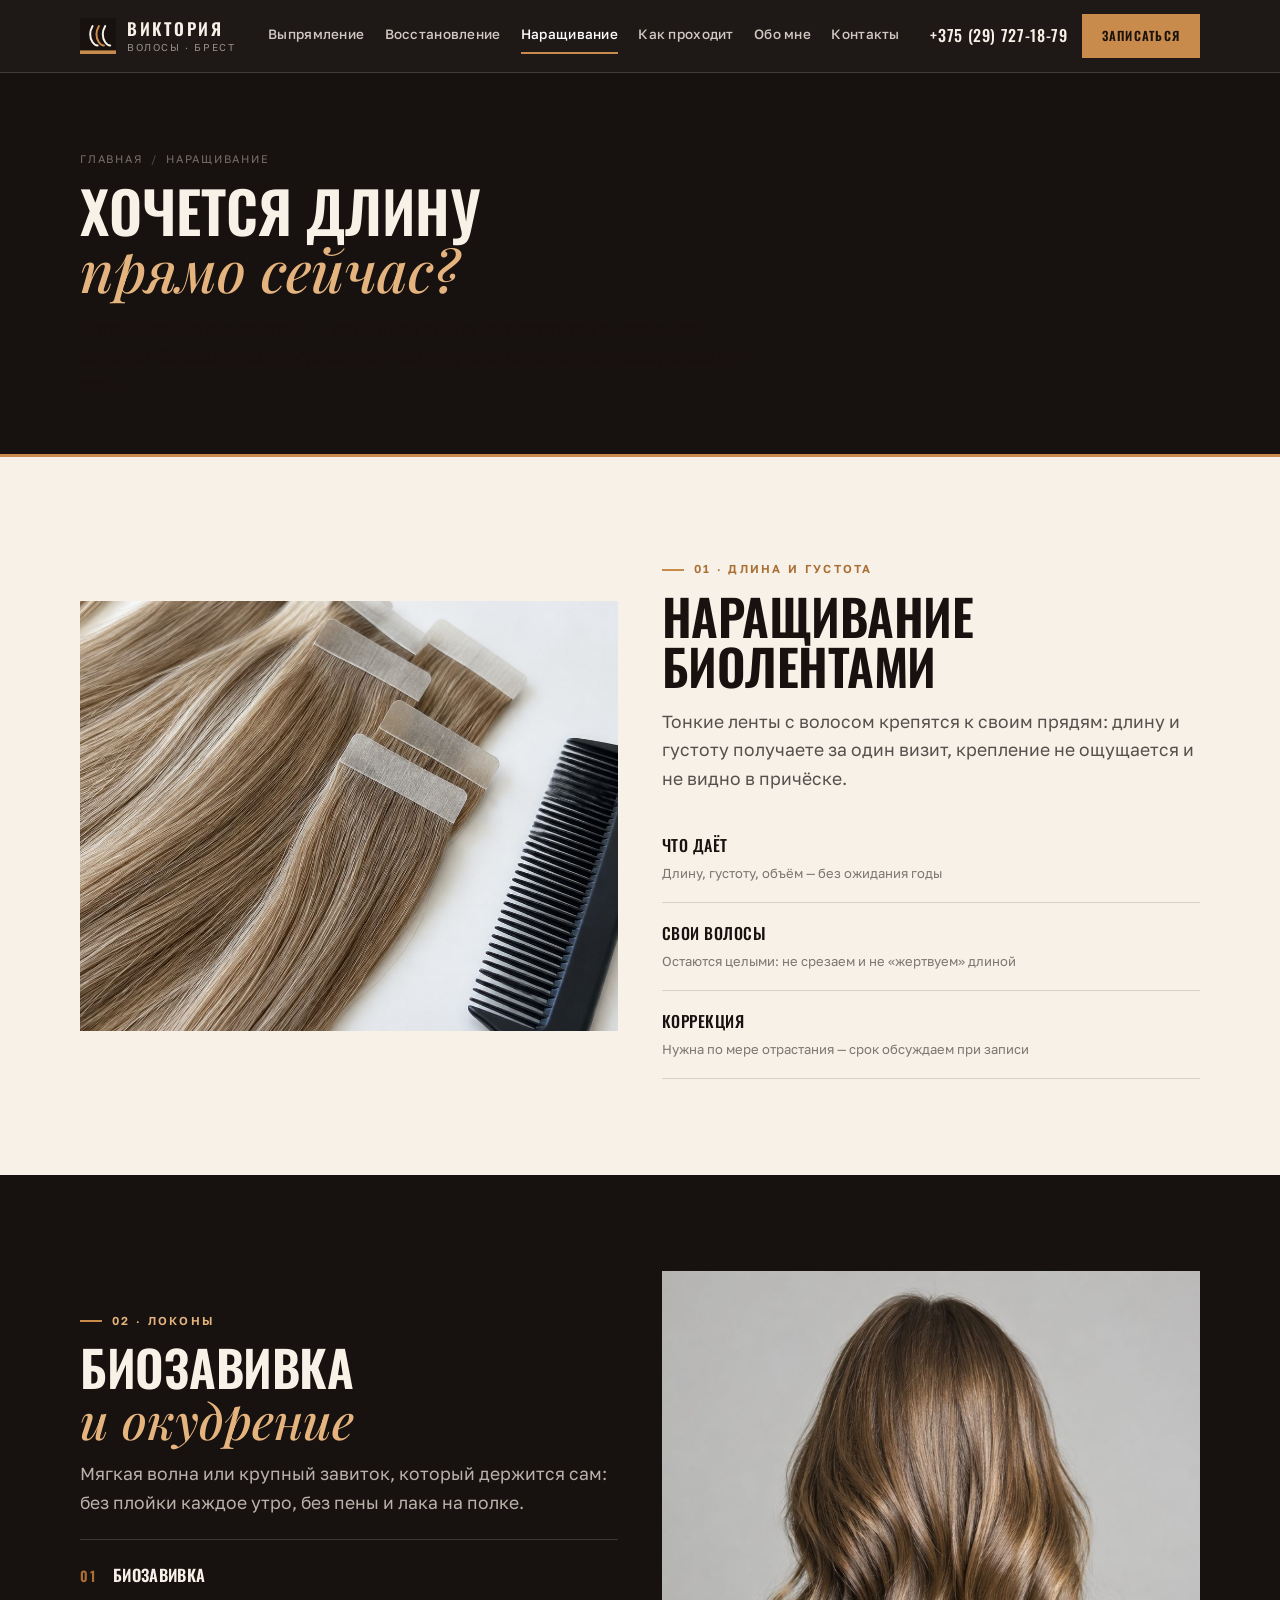
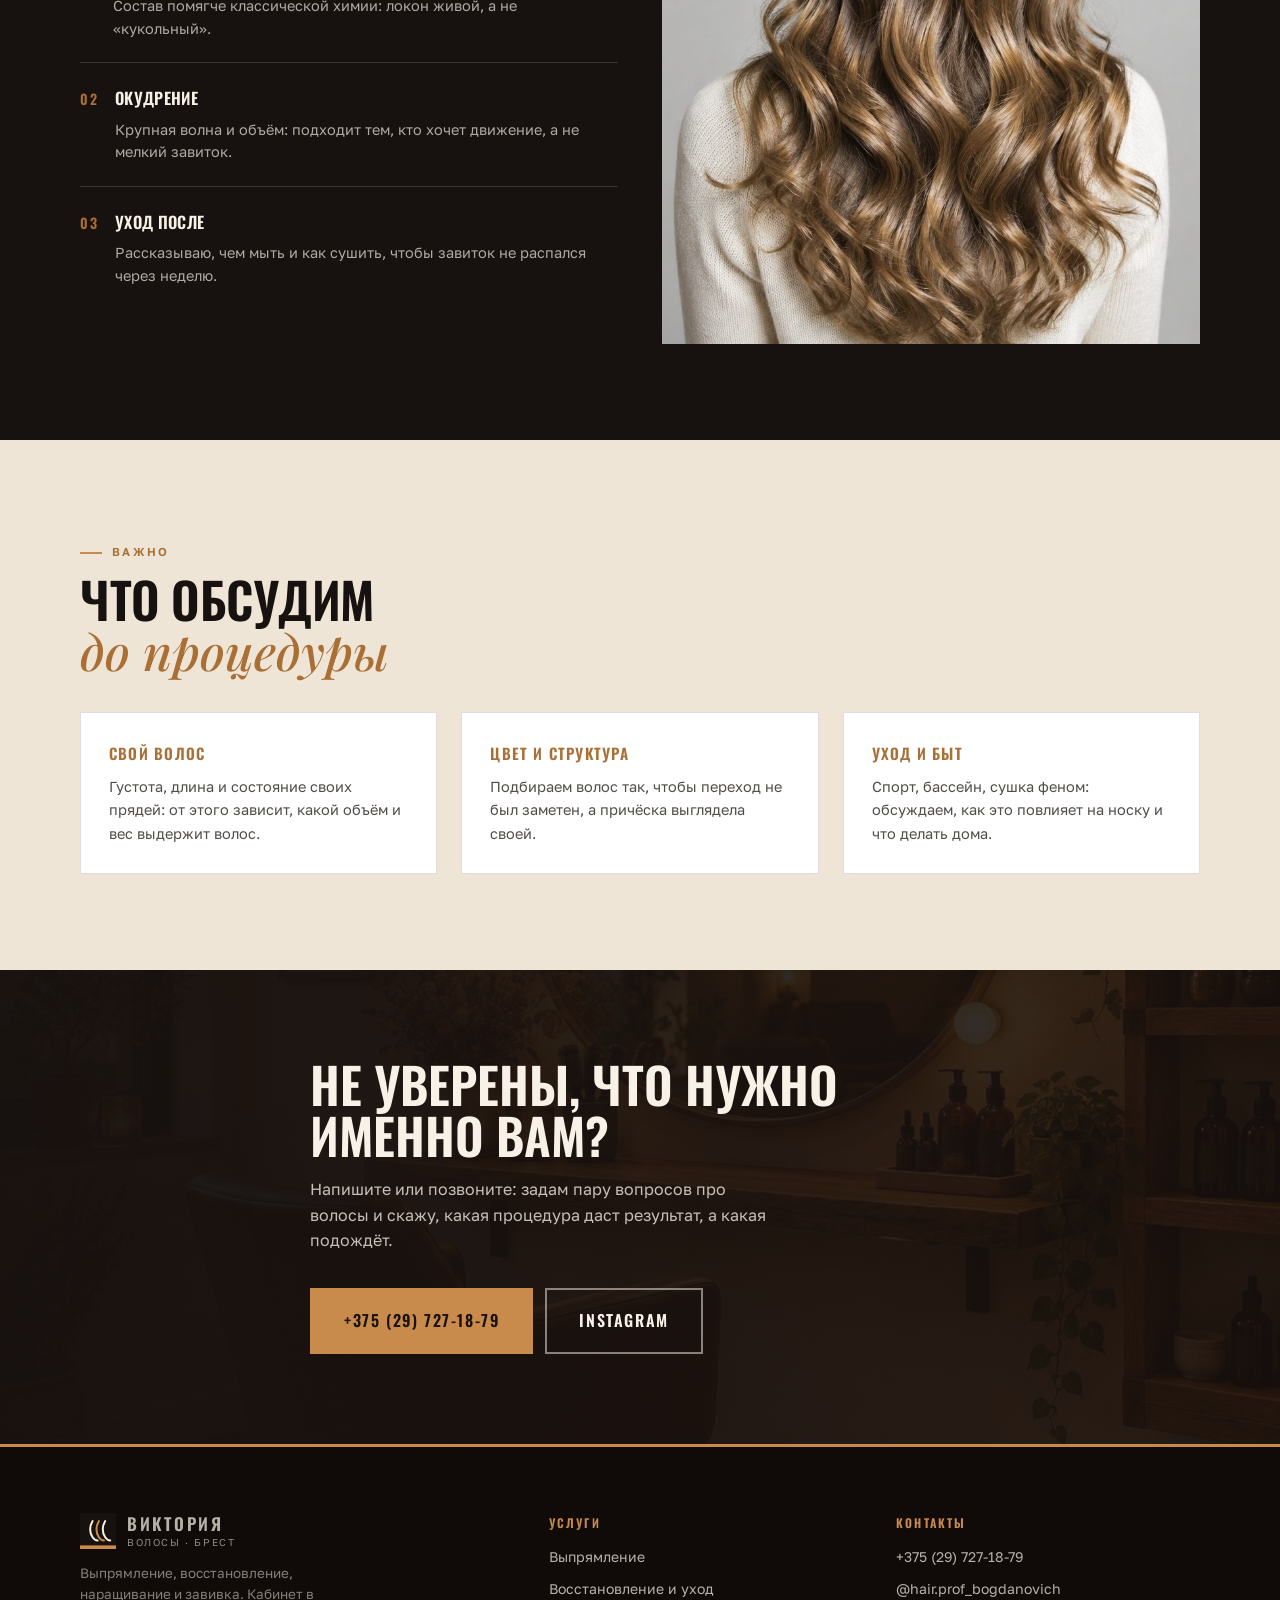
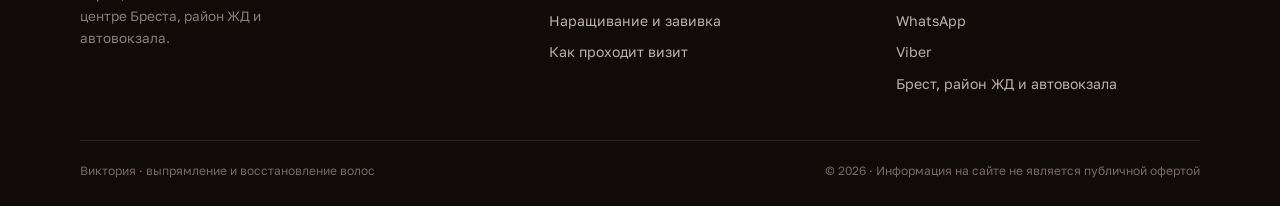
<file: narashivanie.html>
<!DOCTYPE html>
<html lang="ru">
<head>
<meta charset="utf-8">
<meta name="viewport" content="width=device-width, initial-scale=1">
<title>Наращивание волос биолентами, биозавивка и окудрение в Бресте</title>
<meta name="description" content="Наращивание волос биолентами, биозавивка и окудрение в Бресте. Длина и густота за один визит, крепление не видно. Запись +375 (29) 727-18-79.">
<link rel="icon" href="assets/img/favicon.svg" type="image/svg+xml">
<link rel="preconnect" href="https://fonts.googleapis.com">
<link rel="preconnect" href="https://fonts.gstatic.com" crossorigin>
<link href="https://fonts.googleapis.com/css2?family=Oswald:wght@400;500;600;700&family=Golos+Text:wght@400;500;600&family=Playfair+Display:ital,wght@1,500&display=swap" rel="stylesheet">
<link rel="stylesheet" href="assets/css/style.css?v=3">
</head>
<body>
<header class="site-head">
  <div class="wrap head-in">
    <a class="brand" href="index.html">
      <svg class="brand-mark" viewBox="0 0 40 40" aria-hidden="true">
        <rect width="40" height="40" fill="#17110F"/>
        <rect y="36" width="40" height="4" fill="#C98B4B"/>
        <path d="M14 9c-3.4 6-4 12 0 18 1.6 2.4 3.4 3.6 5.6 3.6" fill="none" stroke="#F7F1E8" stroke-width="2.2" stroke-linecap="round"/>
        <path d="M21 9c-3.4 6-4 12 0 18 1.6 2.4 3.4 3.6 5.6 3.6" fill="none" stroke="#C98B4B" stroke-width="2.2" stroke-linecap="round"/>
        <path d="M28 9c-3.4 6-4 12 0 18 1.6 2.4 3.4 3.6 5.6 3.6" fill="none" stroke="#F7F1E8" stroke-width="2.2" stroke-linecap="round"/>
      </svg>
      <span class="brand-txt"><b>Виктория</b><span>волосы · Брест</span></span>
    </a>
    <nav class="nav" id="nav">
      <a href="vyravnivanie.html">Выпрямление</a>
      <a href="vosstanovlenie.html">Восстановление</a>
      <a href="narashivanie.html" class="is-active">Наращивание</a>
      <a href="kak-prohodit.html">Как проходит</a>
      <a href="obo-mne.html">Обо мне</a>
      <a href="kontakty.html">Контакты</a>
    </nav>
    <div class="head-cta">
      <a class="head-phone" href="tel:+375297271879">+375 (29) 727-18-79</a>
      <a class="btn btn--sm" href="tel:+375297271879">Записаться</a>
      <button class="burger" id="burger" aria-label="Меню" aria-expanded="false"><span></span></button>
    </div>
  </div>
</header>

<section class="page-head">
  <div class="wrap">
    <div class="crumbs"><a href="index.html">Главная</a> <span>/</span> Наращивание</div>
    <h1>Хочется длину<br><em>прямо сейчас?</em></h1>
    <p class="lead">Наращивание биолентами — если своя длина не растёт так быстро, как хочется. Биозавивка и окудрение — если нужны локоны, которые держатся сами.</p>
  </div>
</section>

<section class="sec">
  <div class="wrap">
    <div class="split rv">
      <div class="ph"><img src="assets/img/extensions.jpg" alt="Наращивание волос биолентами" width="1024" height="1024" loading="lazy"></div>
      <div>
        <span class="kick">01 · Длина и густота</span>
        <h2 class="stitle mt-s">Наращивание<br>биолентами</h2>
        <p class="lead">Тонкие ленты с волосом крепятся к своим прядям: длину и густоту получаете за один визит, крепление не ощущается и не видно в причёске.</p>
        <div class="rows mt-m">
          <div class="row"><div><div class="t">Что даёт</div><div class="d">Длину, густоту, объём — без ожидания годы</div></div></div>
          <div class="row"><div><div class="t">Свои волосы</div><div class="d">Остаются целыми: не срезаем и не «жертвуем» длиной</div></div></div>
          <div class="row"><div><div class="t">Коррекция</div><div class="d">Нужна по мере отрастания — срок обсуждаем при записи</div></div></div>
        </div>
      </div>
    </div>
  </div>
</section>

<section class="sec sec--ink">
  <div class="wrap">
    <div class="split rv">
      <div>
        <span class="kick">02 · Локоны</span>
        <h2 class="stitle mt-s">Биозавивка<br><em>и окудрение</em></h2>
        <p class="lead">Мягкая волна или крупный завиток, который держится сам: без плойки каждое утро, без пены и лака на полке.</p>
        <div class="checks mt-m">
          <div class="check"><span class="n">01</span><div><h4>Биозавивка</h4><p>Состав помягче классической химии: локон живой, а не «кукольный».</p></div></div>
          <div class="check"><span class="n">02</span><div><h4>Окудрение</h4><p>Крупная волна и объём: подходит тем, кто хочет движение, а не мелкий завиток.</p></div></div>
          <div class="check"><span class="n">03</span><div><h4>Уход после</h4><p>Рассказываю, чем мыть и как сушить, чтобы завиток не распался через неделю.</p></div></div>
        </div>
      </div>
      <div class="ph tall"><img src="assets/img/waves.jpg" alt="Биозавивка и окудрение" width="1024" height="1024" loading="lazy"></div>
    </div>
  </div>
</section>

<section class="sec sec--cream2">
  <div class="wrap">
    <span class="kick">Важно</span>
    <h2 class="stitle mt-s">Что обсудим<br><em>до процедуры</em></h2>
    <div class="g3 mt-l rv">
      <div class="info-card"><h4>Свой волос</h4><p>Густота, длина и состояние своих прядей: от этого зависит, какой объём и вес выдержит волос.</p></div>
      <div class="info-card"><h4>Цвет и структура</h4><p>Подбираем волос так, чтобы переход не был заметен, а причёска выглядела своей.</p></div>
      <div class="info-card"><h4>Уход и быт</h4><p>Спорт, бассейн, сушка феном: обсуждаем, как это повлияет на носку и что делать дома.</p></div>
    </div>
  </div>
</section>
<section class="cta-band">
  <img src="assets/img/studio.jpg" alt="" aria-hidden="true" loading="lazy">
  <div class="wrap cta-in">
    <h2>Не уверены, что нужно именно вам?</h2>
    <p>Напишите или позвоните: задам пару вопросов про волосы и скажу, какая процедура даст результат, а какая подождёт.</p>
    <div class="btn-row">
      <a class="btn btn--lg" href="tel:+375297271879">+375 (29) 727-18-79</a>
      <a class="btn btn--lg btn--ghost" href="https://instagram.com/hair.prof_bogdanovich" target="_blank" rel="noopener">Instagram</a>
    </div>
  </div>
</section>
<footer class="site-foot">
  <div class="wrap">
    <div class="foot-grid">
      <div>
        <a class="brand" href="index.html">
          <svg class="brand-mark" viewBox="0 0 40 40" aria-hidden="true">
        <rect width="40" height="40" fill="#17110F"/>
        <rect y="36" width="40" height="4" fill="#C98B4B"/>
        <path d="M14 9c-3.4 6-4 12 0 18 1.6 2.4 3.4 3.6 5.6 3.6" fill="none" stroke="#F7F1E8" stroke-width="2.2" stroke-linecap="round"/>
        <path d="M21 9c-3.4 6-4 12 0 18 1.6 2.4 3.4 3.6 5.6 3.6" fill="none" stroke="#C98B4B" stroke-width="2.2" stroke-linecap="round"/>
        <path d="M28 9c-3.4 6-4 12 0 18 1.6 2.4 3.4 3.6 5.6 3.6" fill="none" stroke="#F7F1E8" stroke-width="2.2" stroke-linecap="round"/>
      </svg>
          <span class="brand-txt"><b>Виктория</b><span>волосы · Брест</span></span>
        </a>
        <p class="foot-about">Выпрямление, восстановление, наращивание и завивка. Кабинет в центре Бреста, район ЖД и автовокзала.</p>
      </div>
      <div>
        <h4>Услуги</h4>
        <div class="foot-links">
          <a href="vyravnivanie.html">Выпрямление</a>
          <a href="vosstanovlenie.html">Восстановление и уход</a>
          <a href="narashivanie.html">Наращивание и завивка</a>
          <a href="kak-prohodit.html">Как проходит визит</a>
        </div>
      </div>
      <div>
        <h4>Контакты</h4>
        <div class="foot-links">
          <a href="tel:+375297271879">+375 (29) 727-18-79</a>
          <a href="https://instagram.com/hair.prof_bogdanovich" target="_blank" rel="noopener">@hair.prof_bogdanovich</a>
          <a href="https://wa.me/375297271879">WhatsApp</a>
          <a href="viber://chat?number=%2B375297271879">Viber</a>
          <a href="kontakty.html">Брест, район ЖД и автовокзала</a>
        </div>
      </div>
    </div>
    <div class="foot-bottom">
      <span>Виктория · выпрямление и восстановление волос</span>
      <span>© <span data-year>2026</span> · Информация на сайте не является публичной офертой</span>
    </div>
  </div>
</footer>

<script src="assets/js/app.js?v=1"></script>
</body>
</html>
</file>
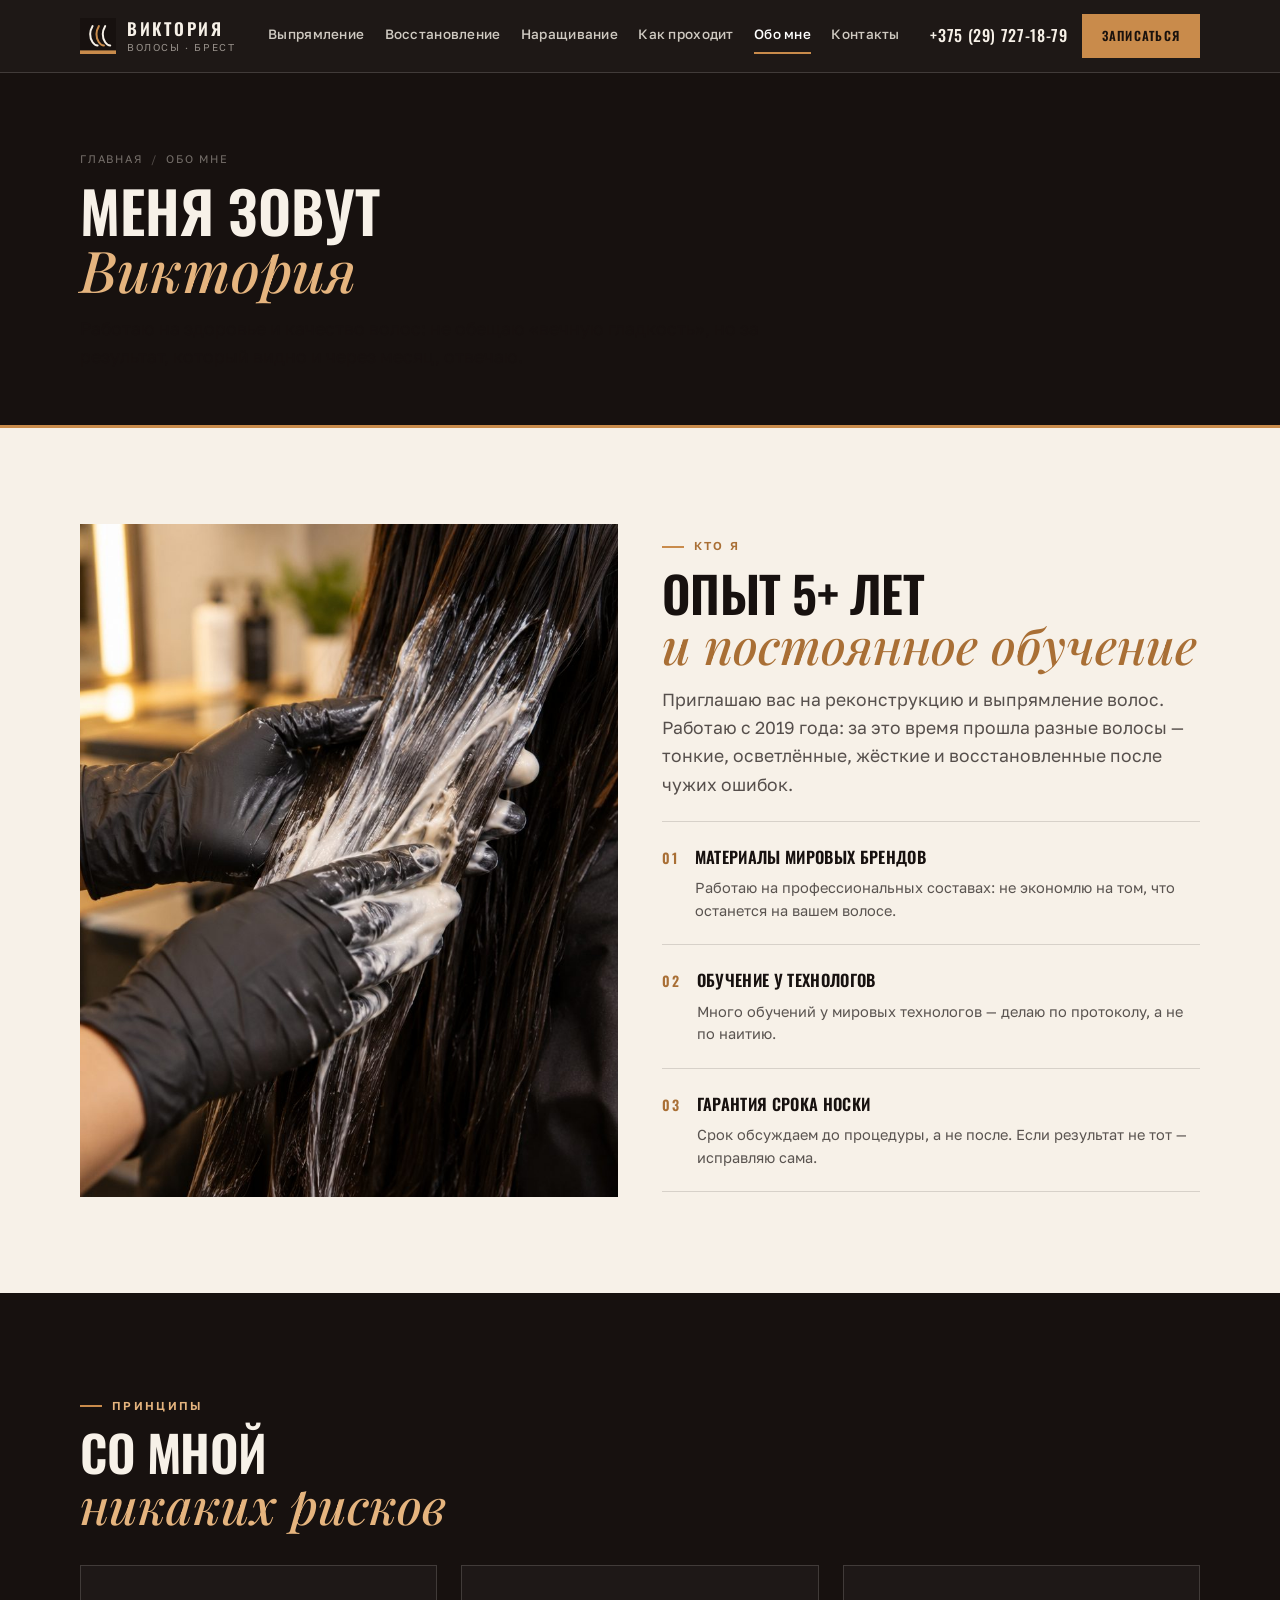
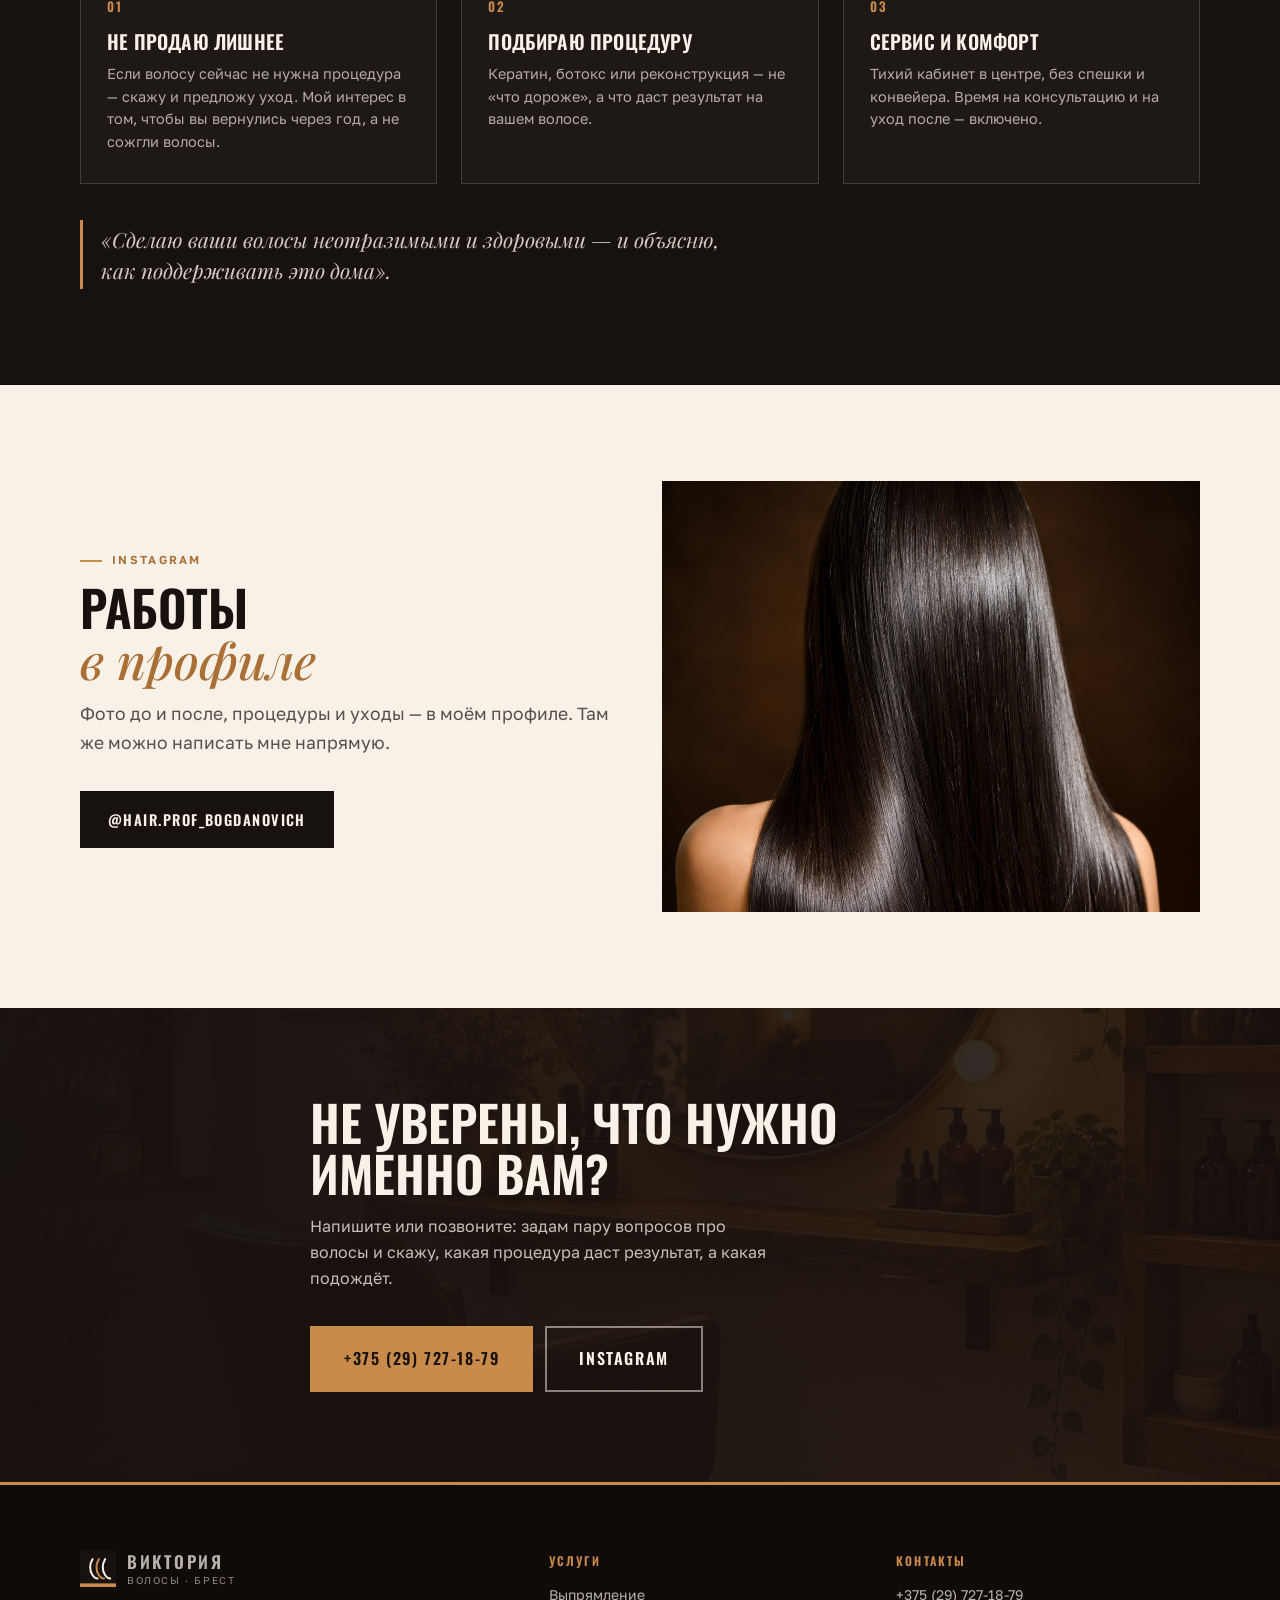
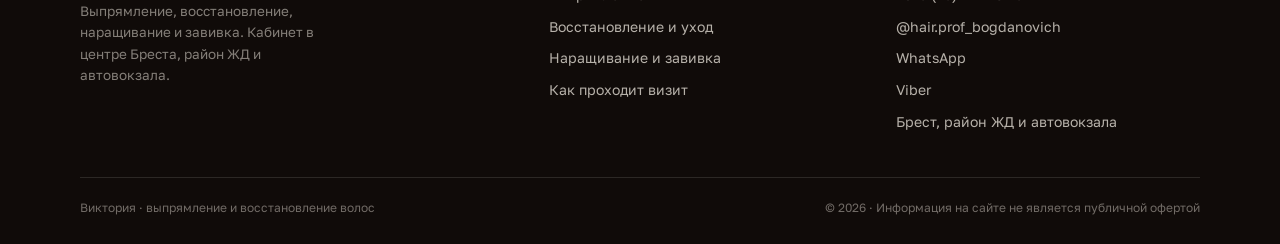
<file: obo-mne.html>
<!DOCTYPE html>
<html lang="ru">
<head>
<meta charset="utf-8">
<meta name="viewport" content="width=device-width, initial-scale=1">
<title>Обо мне — Виктория, мастер по волосам в Бресте</title>
<meta name="description" content="Виктория: выпрямление и восстановление волос в Бресте. Опыт 5+ лет, обучение у мировых технологов, профессиональные материалы, гарантия срока носки.">
<link rel="icon" href="assets/img/favicon.svg" type="image/svg+xml">
<link rel="preconnect" href="https://fonts.googleapis.com">
<link rel="preconnect" href="https://fonts.gstatic.com" crossorigin>
<link href="https://fonts.googleapis.com/css2?family=Oswald:wght@400;500;600;700&family=Golos+Text:wght@400;500;600&family=Playfair+Display:ital,wght@1,500&display=swap" rel="stylesheet">
<link rel="stylesheet" href="assets/css/style.css?v=3">
</head>
<body>
<header class="site-head">
  <div class="wrap head-in">
    <a class="brand" href="index.html">
      <svg class="brand-mark" viewBox="0 0 40 40" aria-hidden="true">
        <rect width="40" height="40" fill="#17110F"/>
        <rect y="36" width="40" height="4" fill="#C98B4B"/>
        <path d="M14 9c-3.4 6-4 12 0 18 1.6 2.4 3.4 3.6 5.6 3.6" fill="none" stroke="#F7F1E8" stroke-width="2.2" stroke-linecap="round"/>
        <path d="M21 9c-3.4 6-4 12 0 18 1.6 2.4 3.4 3.6 5.6 3.6" fill="none" stroke="#C98B4B" stroke-width="2.2" stroke-linecap="round"/>
        <path d="M28 9c-3.4 6-4 12 0 18 1.6 2.4 3.4 3.6 5.6 3.6" fill="none" stroke="#F7F1E8" stroke-width="2.2" stroke-linecap="round"/>
      </svg>
      <span class="brand-txt"><b>Виктория</b><span>волосы · Брест</span></span>
    </a>
    <nav class="nav" id="nav">
      <a href="vyravnivanie.html">Выпрямление</a>
      <a href="vosstanovlenie.html">Восстановление</a>
      <a href="narashivanie.html">Наращивание</a>
      <a href="kak-prohodit.html">Как проходит</a>
      <a href="obo-mne.html" class="is-active">Обо мне</a>
      <a href="kontakty.html">Контакты</a>
    </nav>
    <div class="head-cta">
      <a class="head-phone" href="tel:+375297271879">+375 (29) 727-18-79</a>
      <a class="btn btn--sm" href="tel:+375297271879">Записаться</a>
      <button class="burger" id="burger" aria-label="Меню" aria-expanded="false"><span></span></button>
    </div>
  </div>
</header>

<section class="page-head">
  <div class="wrap">
    <div class="crumbs"><a href="index.html">Главная</a> <span>/</span> Обо мне</div>
    <h1>Меня зовут<br><em>Виктория</em></h1>
    <p class="lead">Работаю на здоровье и качество волос: не обещаю «вечную гладкость», но за результат, который видно и через месяц, отвечаю.</p>
  </div>
</section>

<section class="sec">
  <div class="wrap">
    <div class="split rv">
      <div class="ph tall"><img src="assets/img/mask.jpg" alt="Виктория наносит состав на волосы" width="1024" height="1024" loading="lazy"></div>
      <div>
        <span class="kick">Кто я</span>
        <h2 class="stitle mt-s">Опыт 5+ лет<br><em>и постоянное обучение</em></h2>
        <p class="lead">Приглашаю вас на реконструкцию и выпрямление волос. Работаю с 2019 года: за это время прошла разные волосы — тонкие, осветлённые, жёсткие и восстановленные после чужих ошибок.</p>
        <div class="checks mt-m">
          <div class="check"><span class="n">01</span><div><h4>Материалы мировых брендов</h4><p>Работаю на профессиональных составах: не экономлю на том, что останется на вашем волосе.</p></div></div>
          <div class="check"><span class="n">02</span><div><h4>Обучение у технологов</h4><p>Много обучений у мировых технологов — делаю по протоколу, а не по наитию.</p></div></div>
          <div class="check"><span class="n">03</span><div><h4>Гарантия срока носки</h4><p>Срок обсуждаем до процедуры, а не после. Если результат не тот — исправляю сама.</p></div></div>
        </div>
      </div>
    </div>
  </div>
</section>

<section class="sec sec--ink">
  <div class="wrap">
    <span class="kick">Принципы</span>
    <h2 class="stitle mt-s">Со мной<br><em>никаких рисков</em></h2>
    <div class="g3 mt-l rv">
      <article class="sym" data-n="01"><h3>Не продаю лишнее</h3><p>Если волосу сейчас не нужна процедура — скажу и предложу уход. Мой интерес в том, чтобы вы вернулись через год, а не сожгли волосы.</p></article>
      <article class="sym" data-n="02"><h3>Подбираю процедуру</h3><p>Кератин, ботокс или реконструкция — не «что дороже», а что даст результат на вашем волосе.</p></article>
      <article class="sym" data-n="03"><h3>Сервис и комфорт</h3><p>Тихий кабинет в центре, без спешки и конвейера. Время на консультацию и на уход после — включено.</p></article>
    </div>
    <p class="quote mt-l">«Сделаю ваши волосы неотразимыми и здоровыми — и объясню, как поддерживать это дома».</p>
  </div>
</section>

<section class="sec">
  <div class="wrap">
    <div class="split rv">
      <div>
        <span class="kick">Instagram</span>
        <h2 class="stitle mt-s">Работы<br><em>в профиле</em></h2>
        <p class="lead">Фото до и после, процедуры и уходы — в моём профиле. Там же можно написать мне напрямую.</p>
        <div class="btn-row"><a class="btn btn--dark" href="https://instagram.com/hair.prof_bogdanovich" target="_blank" rel="noopener">@hair.prof_bogdanovich</a></div>
      </div>
      <div class="ph"><img src="assets/img/hero-hair.jpg" alt="Гладкие волосы после процедуры" width="1024" height="1024" loading="lazy"></div>
    </div>
  </div>
</section>
<section class="cta-band">
  <img src="assets/img/studio.jpg" alt="" aria-hidden="true" loading="lazy">
  <div class="wrap cta-in">
    <h2>Не уверены, что нужно именно вам?</h2>
    <p>Напишите или позвоните: задам пару вопросов про волосы и скажу, какая процедура даст результат, а какая подождёт.</p>
    <div class="btn-row">
      <a class="btn btn--lg" href="tel:+375297271879">+375 (29) 727-18-79</a>
      <a class="btn btn--lg btn--ghost" href="https://instagram.com/hair.prof_bogdanovich" target="_blank" rel="noopener">Instagram</a>
    </div>
  </div>
</section>
<footer class="site-foot">
  <div class="wrap">
    <div class="foot-grid">
      <div>
        <a class="brand" href="index.html">
          <svg class="brand-mark" viewBox="0 0 40 40" aria-hidden="true">
        <rect width="40" height="40" fill="#17110F"/>
        <rect y="36" width="40" height="4" fill="#C98B4B"/>
        <path d="M14 9c-3.4 6-4 12 0 18 1.6 2.4 3.4 3.6 5.6 3.6" fill="none" stroke="#F7F1E8" stroke-width="2.2" stroke-linecap="round"/>
        <path d="M21 9c-3.4 6-4 12 0 18 1.6 2.4 3.4 3.6 5.6 3.6" fill="none" stroke="#C98B4B" stroke-width="2.2" stroke-linecap="round"/>
        <path d="M28 9c-3.4 6-4 12 0 18 1.6 2.4 3.4 3.6 5.6 3.6" fill="none" stroke="#F7F1E8" stroke-width="2.2" stroke-linecap="round"/>
      </svg>
          <span class="brand-txt"><b>Виктория</b><span>волосы · Брест</span></span>
        </a>
        <p class="foot-about">Выпрямление, восстановление, наращивание и завивка. Кабинет в центре Бреста, район ЖД и автовокзала.</p>
      </div>
      <div>
        <h4>Услуги</h4>
        <div class="foot-links">
          <a href="vyravnivanie.html">Выпрямление</a>
          <a href="vosstanovlenie.html">Восстановление и уход</a>
          <a href="narashivanie.html">Наращивание и завивка</a>
          <a href="kak-prohodit.html">Как проходит визит</a>
        </div>
      </div>
      <div>
        <h4>Контакты</h4>
        <div class="foot-links">
          <a href="tel:+375297271879">+375 (29) 727-18-79</a>
          <a href="https://instagram.com/hair.prof_bogdanovich" target="_blank" rel="noopener">@hair.prof_bogdanovich</a>
          <a href="https://wa.me/375297271879">WhatsApp</a>
          <a href="viber://chat?number=%2B375297271879">Viber</a>
          <a href="kontakty.html">Брест, район ЖД и автовокзала</a>
        </div>
      </div>
    </div>
    <div class="foot-bottom">
      <span>Виктория · выпрямление и восстановление волос</span>
      <span>© <span data-year>2026</span> · Информация на сайте не является публичной офертой</span>
    </div>
  </div>
</footer>

<script src="assets/js/app.js?v=1"></script>
</body>
</html>
</file>
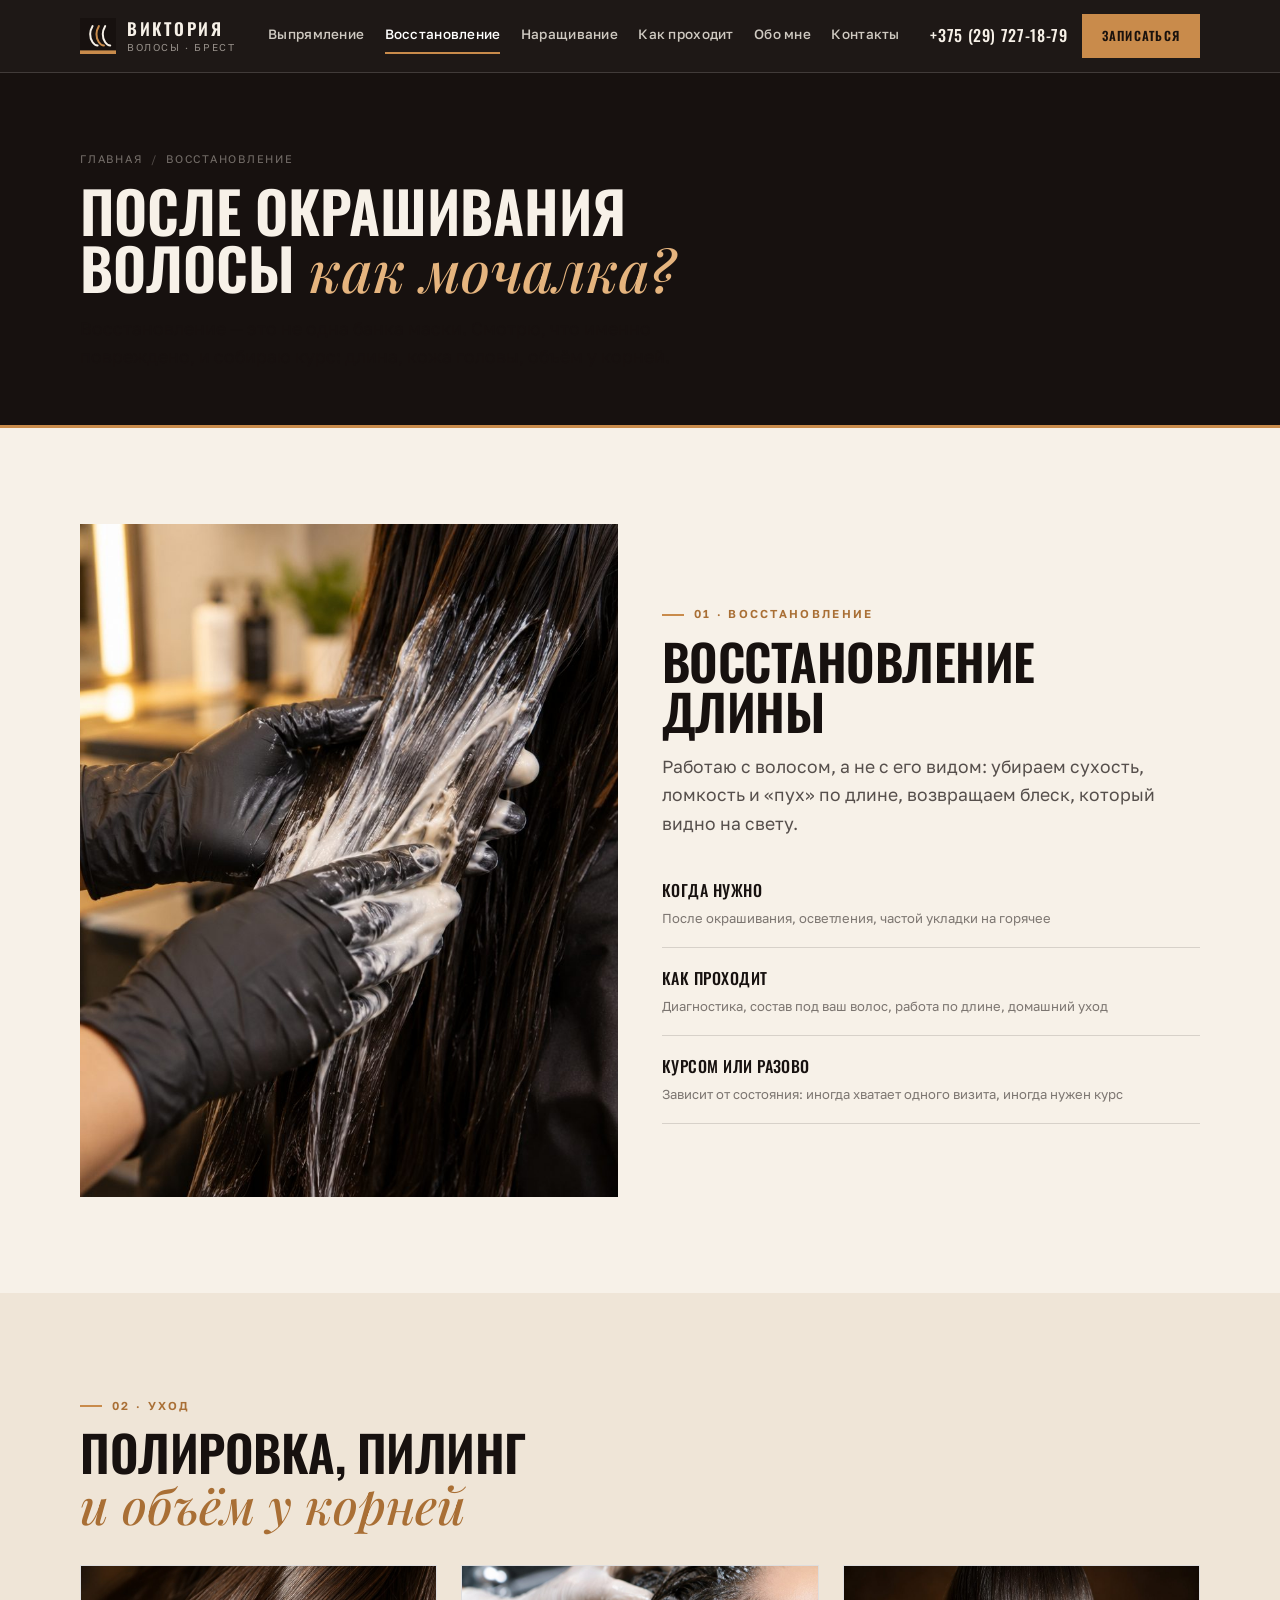
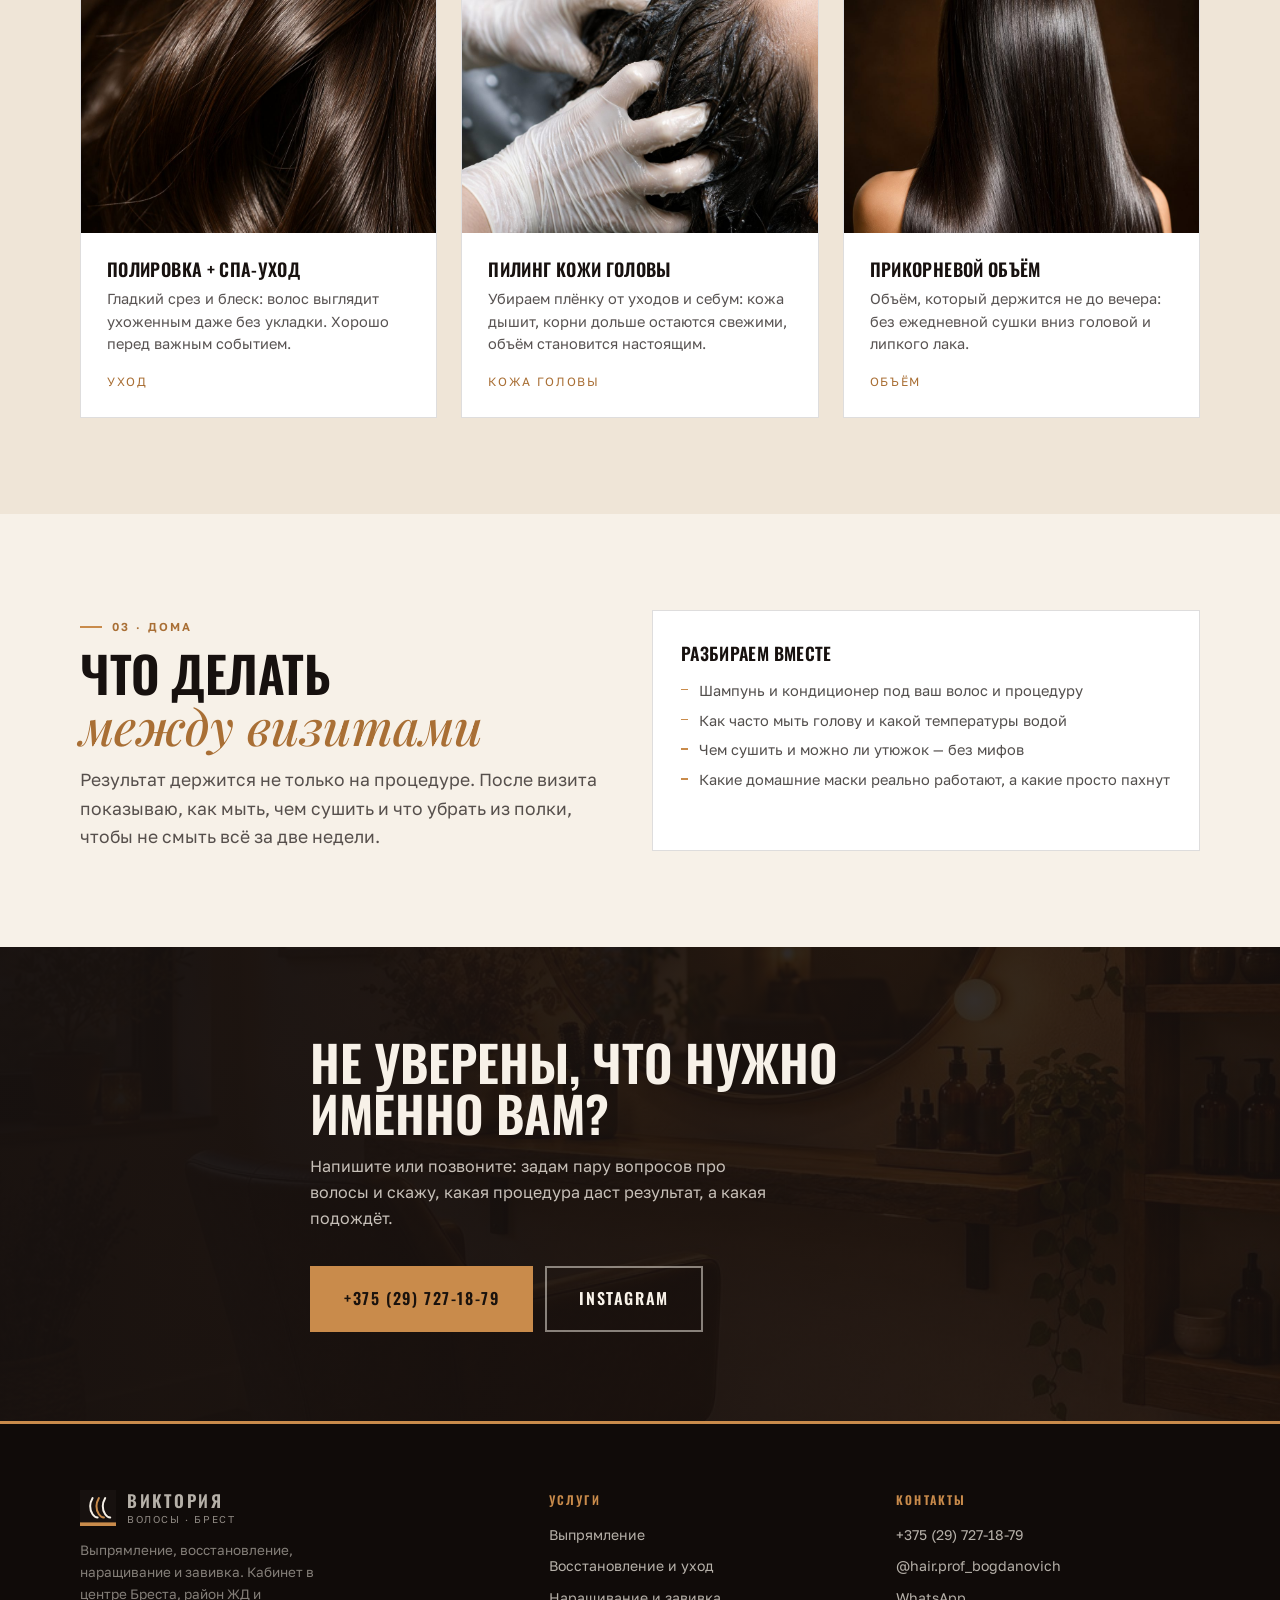
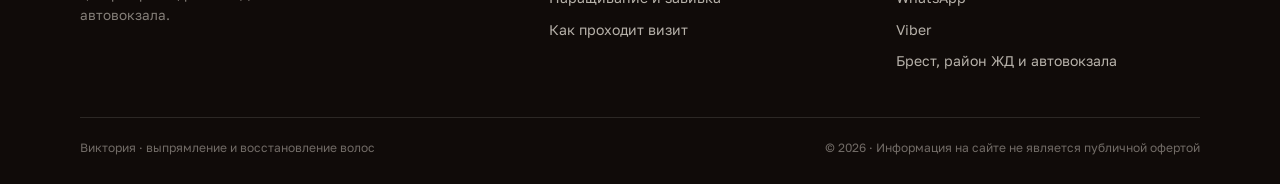
<file: vosstanovlenie.html>
<!DOCTYPE html>
<html lang="ru">
<head>
<meta charset="utf-8">
<meta name="viewport" content="width=device-width, initial-scale=1">
<title>Восстановление волос, полировка и пилинг кожи головы в Бресте</title>
<meta name="description" content="Восстановление волос, аминоботопластика, полировка со спа-уходом, пилинг кожи головы и прикорневой объём. Брест, центр. Запись +375 (29) 727-18-79.">
<link rel="icon" href="assets/img/favicon.svg" type="image/svg+xml">
<link rel="preconnect" href="https://fonts.googleapis.com">
<link rel="preconnect" href="https://fonts.gstatic.com" crossorigin>
<link href="https://fonts.googleapis.com/css2?family=Oswald:wght@400;500;600;700&family=Golos+Text:wght@400;500;600&family=Playfair+Display:ital,wght@1,500&display=swap" rel="stylesheet">
<link rel="stylesheet" href="assets/css/style.css?v=3">
</head>
<body>
<header class="site-head">
  <div class="wrap head-in">
    <a class="brand" href="index.html">
      <svg class="brand-mark" viewBox="0 0 40 40" aria-hidden="true">
        <rect width="40" height="40" fill="#17110F"/>
        <rect y="36" width="40" height="4" fill="#C98B4B"/>
        <path d="M14 9c-3.4 6-4 12 0 18 1.6 2.4 3.4 3.6 5.6 3.6" fill="none" stroke="#F7F1E8" stroke-width="2.2" stroke-linecap="round"/>
        <path d="M21 9c-3.4 6-4 12 0 18 1.6 2.4 3.4 3.6 5.6 3.6" fill="none" stroke="#C98B4B" stroke-width="2.2" stroke-linecap="round"/>
        <path d="M28 9c-3.4 6-4 12 0 18 1.6 2.4 3.4 3.6 5.6 3.6" fill="none" stroke="#F7F1E8" stroke-width="2.2" stroke-linecap="round"/>
      </svg>
      <span class="brand-txt"><b>Виктория</b><span>волосы · Брест</span></span>
    </a>
    <nav class="nav" id="nav">
      <a href="vyravnivanie.html">Выпрямление</a>
      <a href="vosstanovlenie.html" class="is-active">Восстановление</a>
      <a href="narashivanie.html">Наращивание</a>
      <a href="kak-prohodit.html">Как проходит</a>
      <a href="obo-mne.html">Обо мне</a>
      <a href="kontakty.html">Контакты</a>
    </nav>
    <div class="head-cta">
      <a class="head-phone" href="tel:+375297271879">+375 (29) 727-18-79</a>
      <a class="btn btn--sm" href="tel:+375297271879">Записаться</a>
      <button class="burger" id="burger" aria-label="Меню" aria-expanded="false"><span></span></button>
    </div>
  </div>
</header>

<section class="page-head">
  <div class="wrap">
    <div class="crumbs"><a href="index.html">Главная</a> <span>/</span> Восстановление</div>
    <h1>После окрашивания<br>волосы <em>как мочалка?</em></h1>
    <p class="lead">Восстановление — это не одна банка маски. Смотрю, что именно повреждено, и собираю курс: длина, кожа головы, объём у корней.</p>
  </div>
</section>

<section class="sec">
  <div class="wrap">
    <div class="split rv">
      <div class="ph tall"><img src="assets/img/mask.jpg" alt="Восстановление волос составом" width="1024" height="1024" loading="lazy"></div>
      <div>
        <span class="kick">01 · Восстановление</span>
        <h2 class="stitle mt-s">Восстановление длины</h2>
        <p class="lead">Работаю с волосом, а не с его видом: убираем сухость, ломкость и «пух» по длине, возвращаем блеск, который видно на свету.</p>
        <div class="rows mt-m">
          <div class="row"><div><div class="t">Когда нужно</div><div class="d">После окрашивания, осветления, частой укладки на горячее</div></div></div>
          <div class="row"><div><div class="t">Как проходит</div><div class="d">Диагностика, состав под ваш волос, работа по длине, домашний уход</div></div></div>
          <div class="row"><div><div class="t">Курсом или разово</div><div class="d">Зависит от состояния: иногда хватает одного визита, иногда нужен курс</div></div></div>
        </div>
      </div>
    </div>
  </div>
</section>

<section class="sec sec--cream2">
  <div class="wrap">
    <span class="kick">02 · Уход</span>
    <h2 class="stitle mt-s">Полировка, пилинг<br><em>и объём у корней</em></h2>
    <div class="g3 mt-l rv">
      <article class="proc">
        <div class="ph"><img src="assets/img/shine.jpg" alt="Полировка волос и спа-уход" loading="lazy"></div>
        <div class="body">
          <h3>Полировка + спа-уход</h3>
          <p>Гладкий срез и блеск: волос выглядит ухоженным даже без укладки. Хорошо перед важным событием.</p>
          <span class="meta">Уход</span>
        </div>
      </article>
      <article class="proc">
        <div class="ph"><img src="assets/img/scalp.jpg" alt="Пилинг кожи головы" loading="lazy"></div>
        <div class="body">
          <h3>Пилинг кожи головы</h3>
          <p>Убираем плёнку от уходов и себум: кожа дышит, корни дольше остаются свежими, объём становится настоящим.</p>
          <span class="meta">Кожа головы</span>
        </div>
      </article>
      <article class="proc">
        <div class="ph"><img src="assets/img/hero-hair.jpg" alt="Прикорневой объём" loading="lazy"></div>
        <div class="body">
          <h3>Прикорневой объём</h3>
          <p>Объём, который держится не до вечера: без ежедневной сушки вниз головой и липкого лака.</p>
          <span class="meta">Объём</span>
        </div>
      </article>
    </div>
  </div>
</section>

<section class="sec">
  <div class="wrap">
    <div class="g2 rv">
      <div>
        <span class="kick">03 · Дома</span>
        <h2 class="stitle mt-s">Что делать<br><em>между визитами</em></h2>
        <p class="lead">Результат держится не только на процедуре. После визита показываю, как мыть, чем сушить и что убрать из полки, чтобы не смыть всё за две недели.</p>
      </div>
      <div class="list-card">
        <h3>Разбираем вместе</h3>
        <ul>
          <li>Шампунь и кондиционер под ваш волос и процедуру</li>
          <li>Как часто мыть голову и какой температуры водой</li>
          <li>Чем сушить и можно ли утюжок — без мифов</li>
          <li>Какие домашние маски реально работают, а какие просто пахнут</li>
        </ul>
      </div>
    </div>
  </div>
</section>
<section class="cta-band">
  <img src="assets/img/studio.jpg" alt="" aria-hidden="true" loading="lazy">
  <div class="wrap cta-in">
    <h2>Не уверены, что нужно именно вам?</h2>
    <p>Напишите или позвоните: задам пару вопросов про волосы и скажу, какая процедура даст результат, а какая подождёт.</p>
    <div class="btn-row">
      <a class="btn btn--lg" href="tel:+375297271879">+375 (29) 727-18-79</a>
      <a class="btn btn--lg btn--ghost" href="https://instagram.com/hair.prof_bogdanovich" target="_blank" rel="noopener">Instagram</a>
    </div>
  </div>
</section>
<footer class="site-foot">
  <div class="wrap">
    <div class="foot-grid">
      <div>
        <a class="brand" href="index.html">
          <svg class="brand-mark" viewBox="0 0 40 40" aria-hidden="true">
        <rect width="40" height="40" fill="#17110F"/>
        <rect y="36" width="40" height="4" fill="#C98B4B"/>
        <path d="M14 9c-3.4 6-4 12 0 18 1.6 2.4 3.4 3.6 5.6 3.6" fill="none" stroke="#F7F1E8" stroke-width="2.2" stroke-linecap="round"/>
        <path d="M21 9c-3.4 6-4 12 0 18 1.6 2.4 3.4 3.6 5.6 3.6" fill="none" stroke="#C98B4B" stroke-width="2.2" stroke-linecap="round"/>
        <path d="M28 9c-3.4 6-4 12 0 18 1.6 2.4 3.4 3.6 5.6 3.6" fill="none" stroke="#F7F1E8" stroke-width="2.2" stroke-linecap="round"/>
      </svg>
          <span class="brand-txt"><b>Виктория</b><span>волосы · Брест</span></span>
        </a>
        <p class="foot-about">Выпрямление, восстановление, наращивание и завивка. Кабинет в центре Бреста, район ЖД и автовокзала.</p>
      </div>
      <div>
        <h4>Услуги</h4>
        <div class="foot-links">
          <a href="vyravnivanie.html">Выпрямление</a>
          <a href="vosstanovlenie.html">Восстановление и уход</a>
          <a href="narashivanie.html">Наращивание и завивка</a>
          <a href="kak-prohodit.html">Как проходит визит</a>
        </div>
      </div>
      <div>
        <h4>Контакты</h4>
        <div class="foot-links">
          <a href="tel:+375297271879">+375 (29) 727-18-79</a>
          <a href="https://instagram.com/hair.prof_bogdanovich" target="_blank" rel="noopener">@hair.prof_bogdanovich</a>
          <a href="https://wa.me/375297271879">WhatsApp</a>
          <a href="viber://chat?number=%2B375297271879">Viber</a>
          <a href="kontakty.html">Брест, район ЖД и автовокзала</a>
        </div>
      </div>
    </div>
    <div class="foot-bottom">
      <span>Виктория · выпрямление и восстановление волос</span>
      <span>© <span data-year>2026</span> · Информация на сайте не является публичной офертой</span>
    </div>
  </div>
</footer>

<script src="assets/js/app.js?v=1"></script>
</body>
</html>
</file>
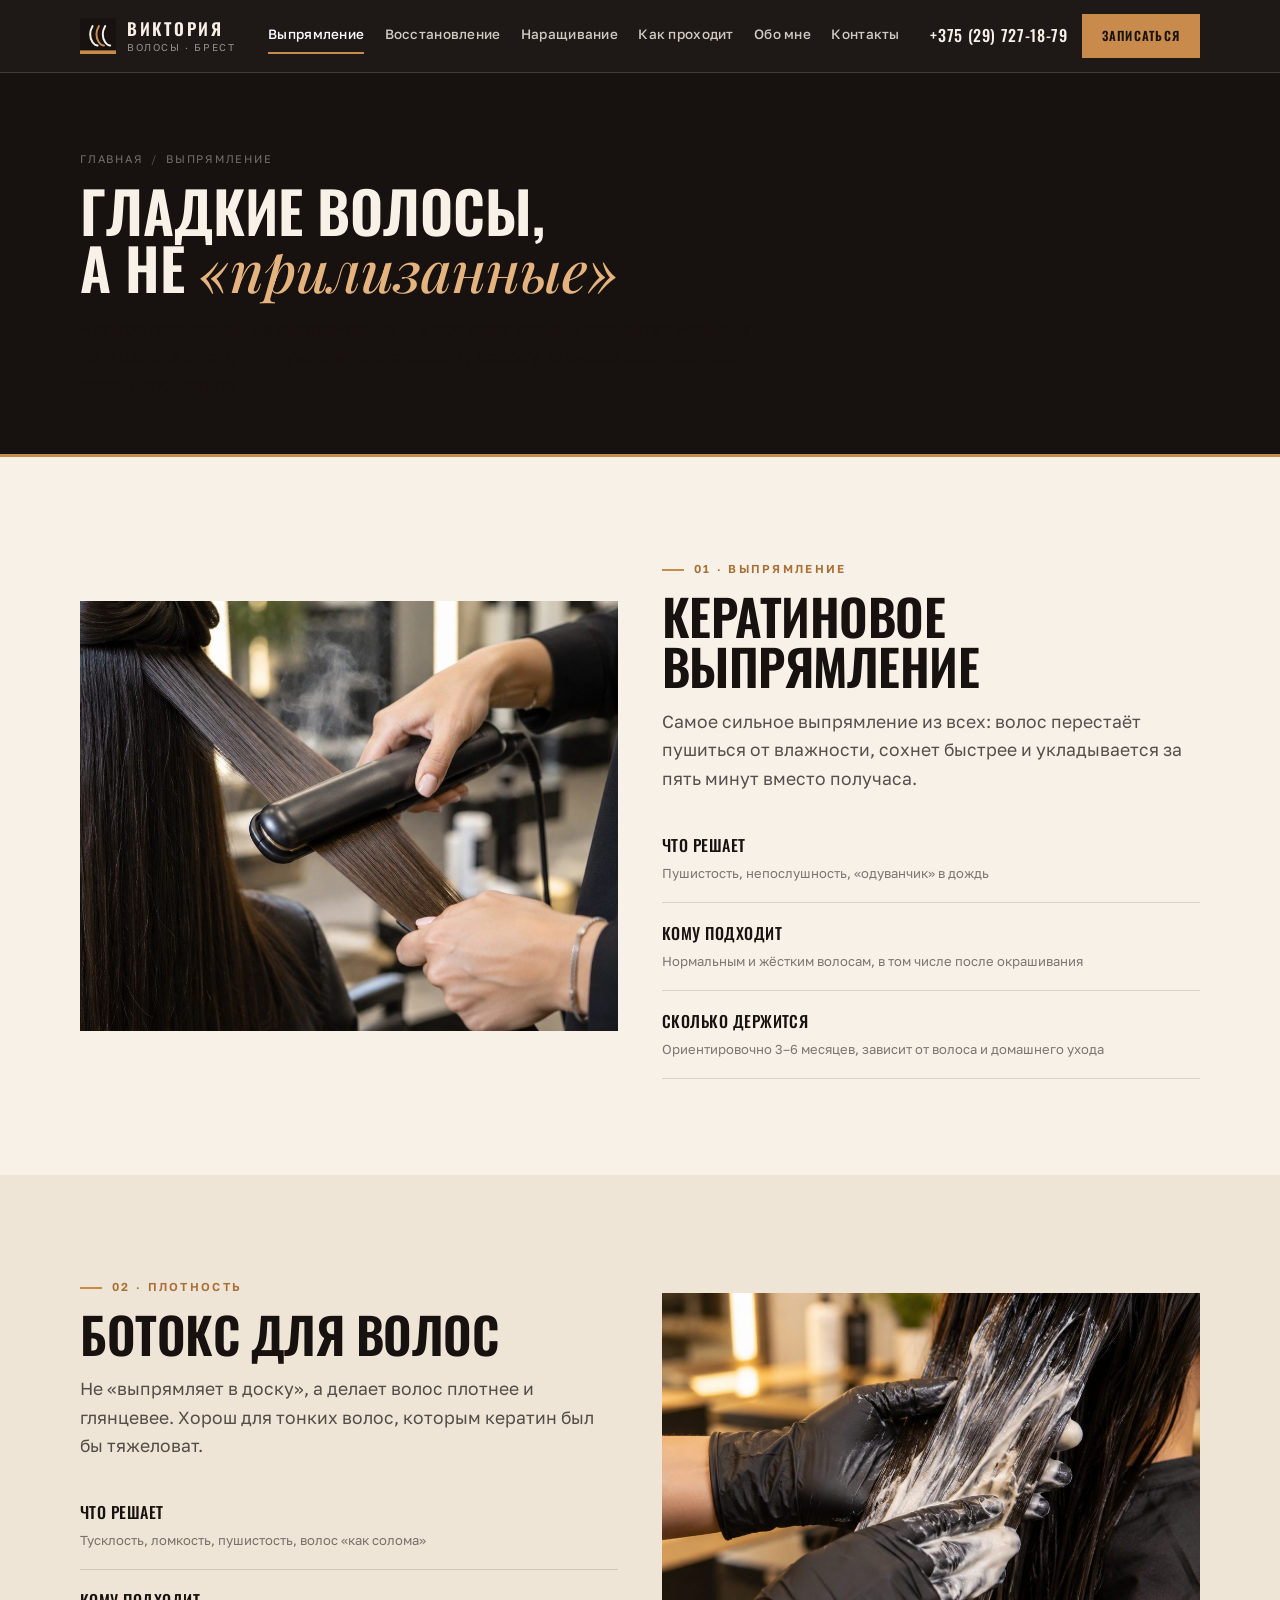
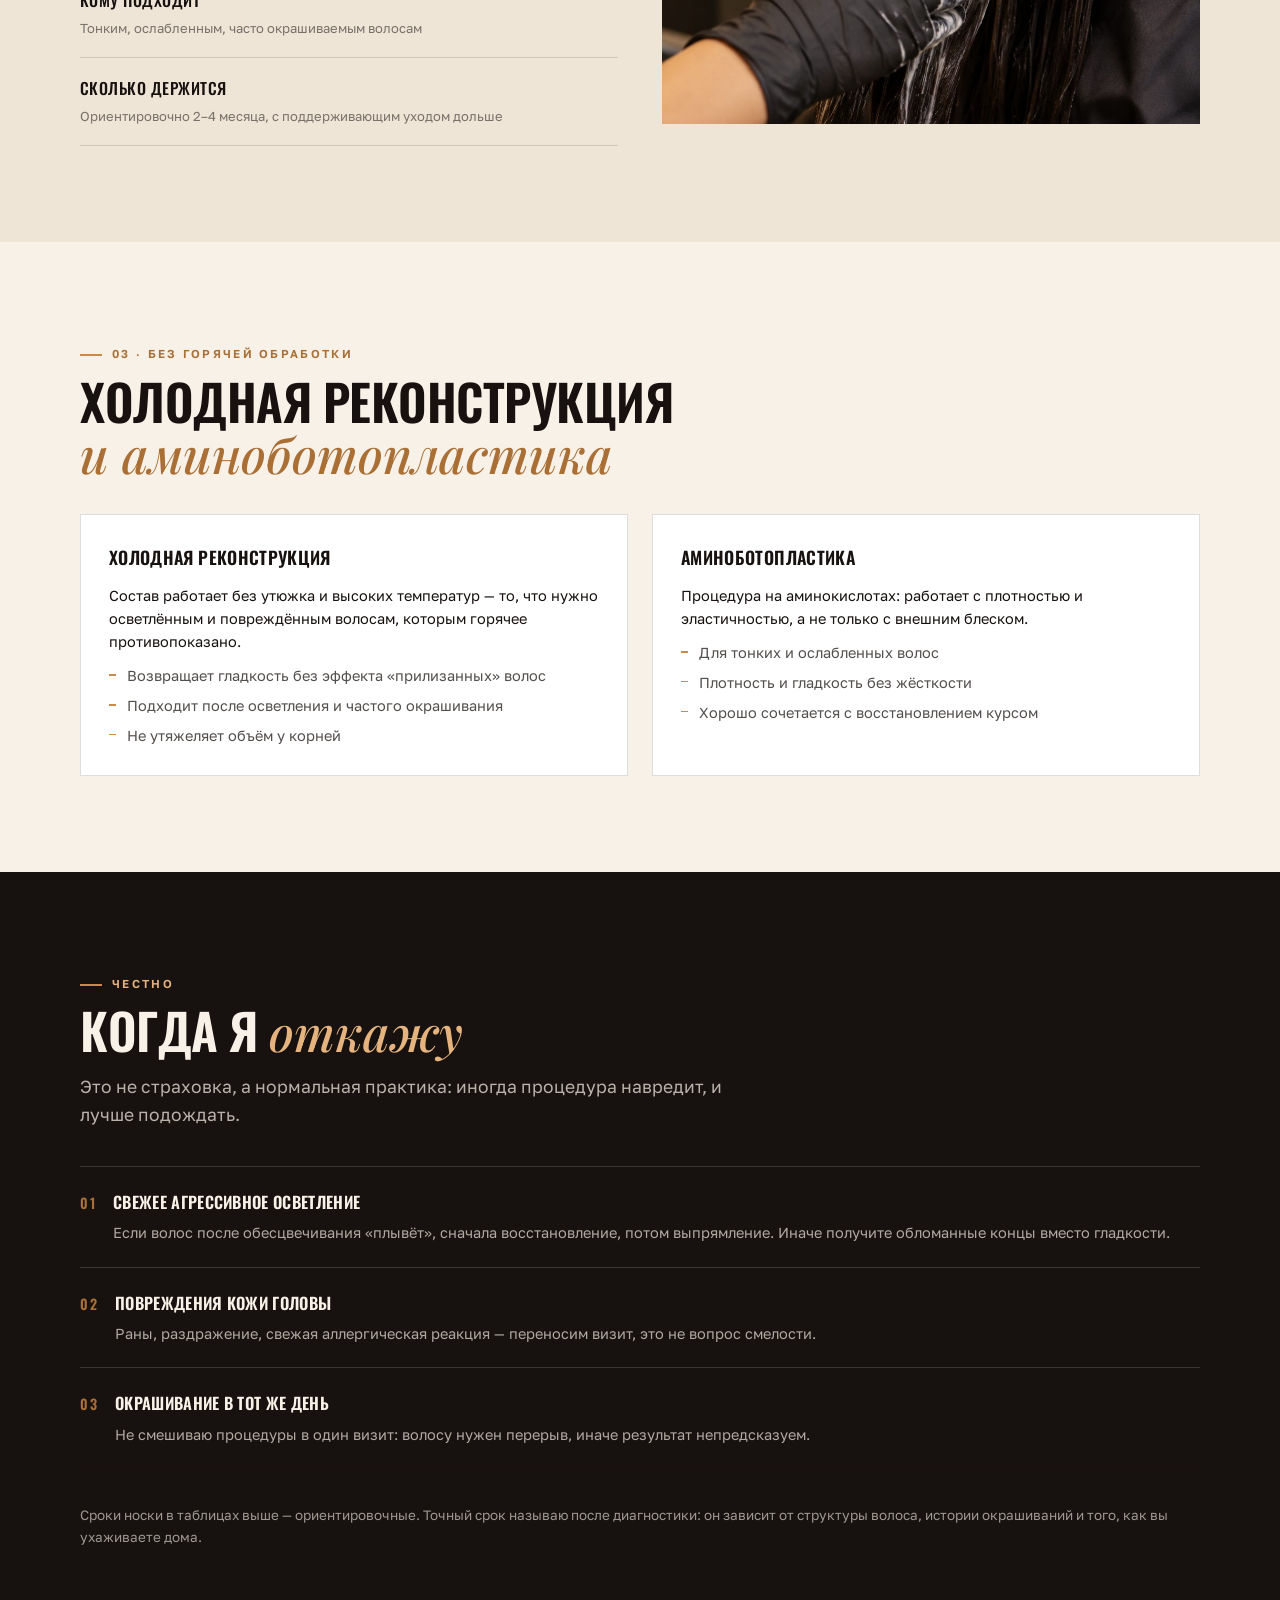
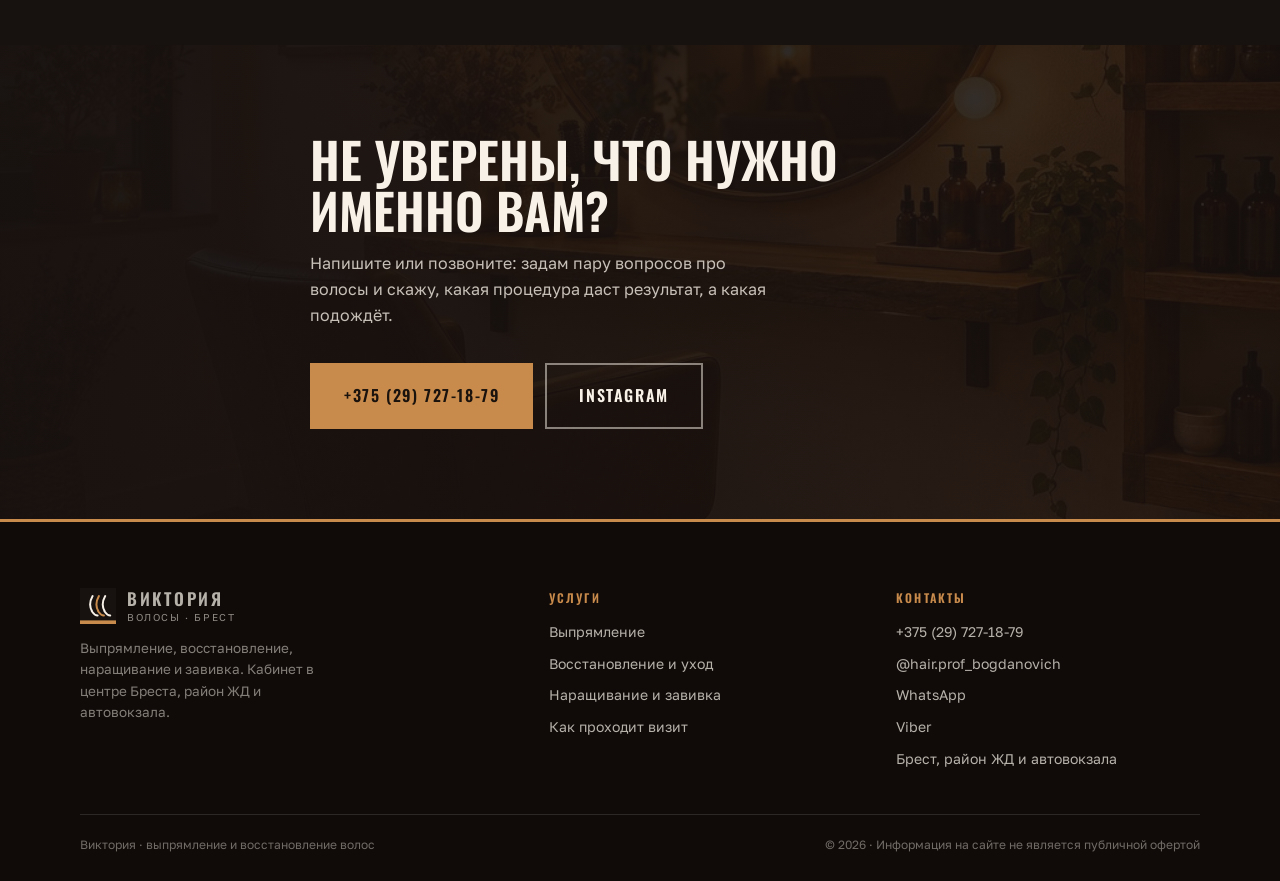
<file: vyravnivanie.html>
<!DOCTYPE html>
<html lang="ru">
<head>
<meta charset="utf-8">
<meta name="viewport" content="width=device-width, initial-scale=1">
<title>Кератиновое выпрямление и ботокс для волос в Бресте — Виктория</title>
<meta name="description" content="Кератиновое выпрямление, ботокс, холодная реконструкция и аминоботопластика в Бресте. Диагностика перед процедурой, гарантия срока носки, −10% на первое посещение.">
<link rel="icon" href="assets/img/favicon.svg" type="image/svg+xml">
<link rel="preconnect" href="https://fonts.googleapis.com">
<link rel="preconnect" href="https://fonts.gstatic.com" crossorigin>
<link href="https://fonts.googleapis.com/css2?family=Oswald:wght@400;500;600;700&family=Golos+Text:wght@400;500;600&family=Playfair+Display:ital,wght@1,500&display=swap" rel="stylesheet">
<link rel="stylesheet" href="assets/css/style.css?v=3">
</head>
<body>
<header class="site-head">
  <div class="wrap head-in">
    <a class="brand" href="index.html">
      <svg class="brand-mark" viewBox="0 0 40 40" aria-hidden="true">
        <rect width="40" height="40" fill="#17110F"/>
        <rect y="36" width="40" height="4" fill="#C98B4B"/>
        <path d="M14 9c-3.4 6-4 12 0 18 1.6 2.4 3.4 3.6 5.6 3.6" fill="none" stroke="#F7F1E8" stroke-width="2.2" stroke-linecap="round"/>
        <path d="M21 9c-3.4 6-4 12 0 18 1.6 2.4 3.4 3.6 5.6 3.6" fill="none" stroke="#C98B4B" stroke-width="2.2" stroke-linecap="round"/>
        <path d="M28 9c-3.4 6-4 12 0 18 1.6 2.4 3.4 3.6 5.6 3.6" fill="none" stroke="#F7F1E8" stroke-width="2.2" stroke-linecap="round"/>
      </svg>
      <span class="brand-txt"><b>Виктория</b><span>волосы · Брест</span></span>
    </a>
    <nav class="nav" id="nav">
      <a href="vyravnivanie.html" class="is-active">Выпрямление</a>
      <a href="vosstanovlenie.html">Восстановление</a>
      <a href="narashivanie.html">Наращивание</a>
      <a href="kak-prohodit.html">Как проходит</a>
      <a href="obo-mne.html">Обо мне</a>
      <a href="kontakty.html">Контакты</a>
    </nav>
    <div class="head-cta">
      <a class="head-phone" href="tel:+375297271879">+375 (29) 727-18-79</a>
      <a class="btn btn--sm" href="tel:+375297271879">Записаться</a>
      <button class="burger" id="burger" aria-label="Меню" aria-expanded="false"><span></span></button>
    </div>
  </div>
</header>

<section class="page-head">
  <div class="wrap">
    <div class="crumbs"><a href="index.html">Главная</a> <span>/</span> Выпрямление</div>
    <h1>Гладкие волосы,<br>а не <em>«прилизанные»</em></h1>
    <p class="lead">Четыре процедуры на выпрямление — и все дают разный результат. Разница не в цене, а в том, что нужно именно вашему волосу. Сначала диагностика, потом процедура.</p>
  </div>
</section>

<section class="sec">
  <div class="wrap">
    <div class="split rv">
      <div class="ph"><img src="assets/img/iron.jpg" alt="Кератиновое выпрямление утюжком" width="1024" height="1024" loading="lazy"></div>
      <div>
        <span class="kick">01 · Выпрямление</span>
        <h2 class="stitle mt-s">Кератиновое выпрямление</h2>
        <p class="lead">Самое сильное выпрямление из всех: волос перестаёт пушиться от влажности, сохнет быстрее и укладывается за пять минут вместо получаса.</p>
        <div class="rows mt-m">
          <div class="row"><div><div class="t">Что решает</div><div class="d">Пушистость, непослушность, «одуванчик» в дождь</div></div></div>
          <div class="row"><div><div class="t">Кому подходит</div><div class="d">Нормальным и жёстким волосам, в том числе после окрашивания</div></div></div>
          <div class="row"><div><div class="t">Сколько держится</div><div class="d">Ориентировочно 3–6 месяцев, зависит от волоса и домашнего ухода</div></div></div>
        </div>
      </div>
    </div>
  </div>
</section>

<section class="sec sec--cream2">
  <div class="wrap">
    <div class="split rv">
      <div>
        <span class="kick">02 · Плотность</span>
        <h2 class="stitle mt-s">Ботокс для волос</h2>
        <p class="lead">Не «выпрямляет в доску», а делает волос плотнее и глянцевее. Хорош для тонких волос, которым кератин был бы тяжеловат.</p>
        <div class="rows mt-m">
          <div class="row"><div><div class="t">Что решает</div><div class="d">Тусклость, ломкость, пушистость, волос «как солома»</div></div></div>
          <div class="row"><div><div class="t">Кому подходит</div><div class="d">Тонким, ослабленным, часто окрашиваемым волосам</div></div></div>
          <div class="row"><div><div class="t">Сколько держится</div><div class="d">Ориентировочно 2–4 месяца, с поддерживающим уходом дольше</div></div></div>
        </div>
      </div>
      <div class="ph"><img src="assets/img/mask.jpg" alt="Нанесение ботокса на волосы" width="1024" height="1024" loading="lazy"></div>
    </div>
  </div>
</section>

<section class="sec">
  <div class="wrap">
    <span class="kick">03 · Без горячей обработки</span>
    <h2 class="stitle mt-s">Холодная реконструкция<br><em>и аминоботопластика</em></h2>
    <div class="g2 mt-l rv">
      <article class="list-card">
        <h3>Холодная реконструкция</h3>
        <p class="small mt-s">Состав работает без утюжка и высоких температур — то, что нужно осветлённым и повреждённым волосам, которым горячее противопоказано.</p>
        <ul>
          <li>Возвращает гладкость без эффекта «прилизанных» волос</li>
          <li>Подходит после осветления и частого окрашивания</li>
          <li>Не утяжеляет объём у корней</li>
        </ul>
      </article>
      <article class="list-card">
        <h3>Аминоботопластика</h3>
        <p class="small mt-s">Процедура на аминокислотах: работает с плотностью и эластичностью, а не только с внешним блеском.</p>
        <ul>
          <li>Для тонких и ослабленных волос</li>
          <li>Плотность и гладкость без жёсткости</li>
          <li>Хорошо сочетается с восстановлением курсом</li>
        </ul>
      </article>
    </div>
  </div>
</section>

<section class="sec sec--ink">
  <div class="wrap">
    <span class="kick">Честно</span>
    <h2 class="stitle mt-s">Когда я <em>откажу</em></h2>
    <p class="lead">Это не страховка, а нормальная практика: иногда процедура навредит, и лучше подождать.</p>
    <div class="checks mt-l rv">
      <div class="check"><span class="n">01</span><div><h4>Свежее агрессивное осветление</h4><p>Если волос после обесцвечивания «плывёт», сначала восстановление, потом выпрямление. Иначе получите обломанные концы вместо гладкости.</p></div></div>
      <div class="check"><span class="n">02</span><div><h4>Повреждения кожи головы</h4><p>Раны, раздражение, свежая аллергическая реакция — переносим визит, это не вопрос смелости.</p></div></div>
      <div class="check"><span class="n">03</span><div><h4>Окрашивание в тот же день</h4><p>Не смешиваю процедуры в один визит: волосу нужен перерыв, иначе результат непредсказуем.</p></div></div>
    </div>
    <p class="note mt-l" style="color:rgba(247,241,232,.6)">Сроки носки в таблицах выше — ориентировочные. Точный срок называю после диагностики: он зависит от структуры волоса, истории окрашиваний и того, как вы ухаживаете дома.</p>
  </div>
</section>
<section class="cta-band">
  <img src="assets/img/studio.jpg" alt="" aria-hidden="true" loading="lazy">
  <div class="wrap cta-in">
    <h2>Не уверены, что нужно именно вам?</h2>
    <p>Напишите или позвоните: задам пару вопросов про волосы и скажу, какая процедура даст результат, а какая подождёт.</p>
    <div class="btn-row">
      <a class="btn btn--lg" href="tel:+375297271879">+375 (29) 727-18-79</a>
      <a class="btn btn--lg btn--ghost" href="https://instagram.com/hair.prof_bogdanovich" target="_blank" rel="noopener">Instagram</a>
    </div>
  </div>
</section>
<footer class="site-foot">
  <div class="wrap">
    <div class="foot-grid">
      <div>
        <a class="brand" href="index.html">
          <svg class="brand-mark" viewBox="0 0 40 40" aria-hidden="true">
        <rect width="40" height="40" fill="#17110F"/>
        <rect y="36" width="40" height="4" fill="#C98B4B"/>
        <path d="M14 9c-3.4 6-4 12 0 18 1.6 2.4 3.4 3.6 5.6 3.6" fill="none" stroke="#F7F1E8" stroke-width="2.2" stroke-linecap="round"/>
        <path d="M21 9c-3.4 6-4 12 0 18 1.6 2.4 3.4 3.6 5.6 3.6" fill="none" stroke="#C98B4B" stroke-width="2.2" stroke-linecap="round"/>
        <path d="M28 9c-3.4 6-4 12 0 18 1.6 2.4 3.4 3.6 5.6 3.6" fill="none" stroke="#F7F1E8" stroke-width="2.2" stroke-linecap="round"/>
      </svg>
          <span class="brand-txt"><b>Виктория</b><span>волосы · Брест</span></span>
        </a>
        <p class="foot-about">Выпрямление, восстановление, наращивание и завивка. Кабинет в центре Бреста, район ЖД и автовокзала.</p>
      </div>
      <div>
        <h4>Услуги</h4>
        <div class="foot-links">
          <a href="vyravnivanie.html">Выпрямление</a>
          <a href="vosstanovlenie.html">Восстановление и уход</a>
          <a href="narashivanie.html">Наращивание и завивка</a>
          <a href="kak-prohodit.html">Как проходит визит</a>
        </div>
      </div>
      <div>
        <h4>Контакты</h4>
        <div class="foot-links">
          <a href="tel:+375297271879">+375 (29) 727-18-79</a>
          <a href="https://instagram.com/hair.prof_bogdanovich" target="_blank" rel="noopener">@hair.prof_bogdanovich</a>
          <a href="https://wa.me/375297271879">WhatsApp</a>
          <a href="viber://chat?number=%2B375297271879">Viber</a>
          <a href="kontakty.html">Брест, район ЖД и автовокзала</a>
        </div>
      </div>
    </div>
    <div class="foot-bottom">
      <span>Виктория · выпрямление и восстановление волос</span>
      <span>© <span data-year>2026</span> · Информация на сайте не является публичной офертой</span>
    </div>
  </div>
</footer>

<script src="assets/js/app.js?v=1"></script>
</body>
</html>
</file>
<file: assets/css/style.css>
/* ===== Виктория · волосы · Брест ===== */
:root{
  --ink:#17110F; --ink-2:#211815; --ink-3:#2C1F1A;
  --cream:#F7F1E8; --cream-2:#EFE5D7; --sand:#E3D6C3;
  --copper:#C98B4B; --copper-l:#E5B47E; --copper-d:#A96F35;
  --line:rgba(247,241,232,.16); --line-d:rgba(23,17,15,.14);
  --osw:'Oswald',sans-serif; --txt:'Golos Text',system-ui,sans-serif; --serif:'Playfair Display',Georgia,serif;
  --wrap:1200px;
}
*,*::before,*::after{box-sizing:border-box}
html{scroll-behavior:smooth}
body{margin:0;background:var(--cream);color:var(--ink);font:400 16px/1.62 var(--txt);-webkit-font-smoothing:antialiased;overflow-x:hidden}
body.nav-open{overflow:hidden}
img{display:block;max-width:100%}
a{color:inherit;text-decoration:none}
button{font:inherit;color:inherit;background:none;border:0;cursor:pointer}
h1,h2,h3,h4{margin:0;font-weight:600}
p{margin:0}
ul{margin:0;padding:0;list-style:none}
.wrap{width:100%;max-width:var(--wrap);margin:0 auto;padding:0 clamp(18px,4vw,40px)}
.mt-s{margin-top:12px}.mt-m{margin-top:22px}.mt-l{margin-top:36px}.mt-xl{margin-top:clamp(34px,5vw,56px)}
.center{text-align:center}
.small{font-size:14.5px;line-height:1.6}

/* --- заголовки --- */
.stitle{font-family:var(--osw);font-weight:600;text-transform:uppercase;font-size:clamp(1.75rem,4.2vw,3.1rem);line-height:1.02;letter-spacing:-.01em}
.stitle em{font-family:var(--serif);font-style:italic;font-weight:500;text-transform:none;letter-spacing:0;color:var(--copper-d)}
.sec--ink .stitle em{color:var(--copper-l)}
.kick{display:inline-flex;align-items:center;gap:10px;font:600 11.5px/1 var(--txt);letter-spacing:.2em;text-transform:uppercase;color:var(--copper-d)}
.kick::before{content:'';width:22px;height:2px;background:var(--copper)}
.sec--ink .kick{color:var(--copper-l)}
.lead{max-width:62ch;margin-top:16px;color:rgba(23,17,15,.72);font-size:clamp(15px,1.7vw,17.5px)}
.sec--ink .lead{color:rgba(247,241,232,.72)}
.sec{padding:clamp(52px,7.5vw,104px) 0}
.sec--ink{background:var(--ink);color:var(--cream)}
.sec--cream2{background:var(--cream-2)}

/* --- шапка --- */
.site-head{position:sticky;top:0;z-index:80;background:rgba(23,17,15,.97);color:var(--cream);border-bottom:1px solid var(--line)}
.head-in{display:flex;align-items:center;gap:clamp(14px,2.4vw,34px);min-height:72px}
.brand{display:flex;align-items:center;gap:11px;flex:0 0 auto}
.brand-mark{width:36px;height:36px;flex:0 0 auto}
.brand-txt{display:flex;flex-direction:column;line-height:1}
.brand-txt b{font-family:var(--osw);font-weight:600;font-size:17px;letter-spacing:.16em;text-transform:uppercase}
.brand-txt span{font-size:10px;letter-spacing:.16em;text-transform:uppercase;color:rgba(247,241,232,.55);margin-top:5px}
.nav{display:flex;align-items:center;gap:clamp(10px,1.6vw,22px);margin-left:auto}
.nav a{font-size:13.5px;font-weight:500;letter-spacing:.02em;color:rgba(247,241,232,.82);padding:6px 0;border-bottom:2px solid transparent;transition:.18s}
.nav a:hover,.nav a.is-active{color:#fff;border-bottom-color:var(--copper)}
.head-cta{display:flex;align-items:center;gap:14px;flex:0 0 auto}
.head-phone{font-family:var(--osw);font-weight:500;font-size:16px;letter-spacing:.04em;white-space:nowrap}
.head-phone:hover{color:var(--copper-l)}
.burger{display:none;width:42px;height:42px;border:1px solid var(--line);position:relative}
.burger span,.burger span::before,.burger span::after{position:absolute;left:11px;width:20px;height:2px;background:var(--cream);transition:.2s}
.burger span{top:20px}
.burger span::before{content:'';left:0;top:-6px}
.burger span::after{content:'';left:0;top:6px}
.nav-open .burger span{background:transparent}
.nav-open .burger span::before{transform:rotate(45deg);top:0}
.nav-open .burger span::after{transform:rotate(-45deg);top:0}

/* --- кнопки --- */
.btn{display:inline-flex;align-items:center;justify-content:center;gap:10px;font-family:var(--osw);font-weight:600;font-size:14.5px;letter-spacing:.1em;text-transform:uppercase;padding:15px 26px;border:2px solid var(--copper);background:var(--copper);color:#1A120D;transition:.18s;white-space:nowrap}
.btn:hover{background:transparent;color:var(--copper-l)}
.sec--cream .btn:hover,.sec--cream2 .btn:hover,.btn--dark:hover{background:var(--ink);color:var(--cream);border-color:var(--ink)}
.btn--ghost{background:transparent;color:var(--cream);border-color:rgba(247,241,232,.5)}
.btn--ghost:hover{border-color:var(--copper);color:var(--copper-l);background:transparent}
.btn--dark{background:var(--ink);color:var(--cream);border-color:var(--ink)}
.btn--lg{padding:18px 32px;font-size:16px}
.btn--sm{padding:10px 18px;font-size:12.5px}
.btn-row{display:flex;flex-wrap:wrap;gap:12px;margin-top:clamp(24px,3.5vw,34px)}

/* --- герой --- */
.hero{position:relative;background:var(--ink);color:var(--cream);overflow:hidden}
.hero-in{display:grid;grid-template-columns:1.02fr .98fr;min-height:min(76vh,630px)}
.hero-txt{padding:clamp(30px,4.4vw,58px) clamp(22px,4vw,56px) clamp(30px,4.4vw,52px) clamp(18px,4vw,40px);display:flex;flex-direction:column;justify-content:center;max-width:calc(var(--wrap)/2 + 90px);margin-left:auto}
.hero h1{font-family:var(--osw);font-weight:600;text-transform:uppercase;font-size:clamp(2.05rem,4.6vw,3.9rem);line-height:1;margin-top:16px}
.hero h1 em{font-family:var(--serif);font-style:italic;font-weight:500;text-transform:none;color:var(--copper-l)}
.hero-sub{margin-top:18px;max-width:44ch;color:rgba(247,241,232,.78);font-size:clamp(15px,1.6vw,17px)}
.hero-media{position:relative;min-height:320px;overflow:hidden}
.hero-media img{position:absolute;inset:0;width:100%;height:100%;object-fit:cover;object-position:center 40%}
.hero-media::after{content:'';position:absolute;inset:0;background:linear-gradient(90deg,rgba(23,17,15,.55),rgba(23,17,15,0) 38%)}
.hero-badge{position:absolute;left:0;bottom:clamp(20px,4vw,44px);z-index:2;background:var(--copper);color:#1A120D;padding:14px 22px;font-family:var(--osw);font-weight:600;text-transform:uppercase;letter-spacing:.06em;font-size:15px;line-height:1.15;box-shadow:0 12px 40px rgba(0,0,0,.35)}
.hero-badge b{display:block;font-size:26px;letter-spacing:0}
.hero-facts{display:flex;flex-wrap:wrap;gap:10px 26px;margin-top:clamp(24px,3.6vw,38px);padding-top:20px;border-top:1px solid var(--line);font-size:13px;letter-spacing:.04em;text-transform:uppercase;color:rgba(247,241,232,.62)}

/* --- бегущая строка --- */
.ticker{background:var(--copper);color:#1A120D;overflow:hidden;border-top:2px solid var(--ink);border-bottom:2px solid var(--ink)}
.ticker-track{display:flex;width:max-content;animation:slide 32s linear infinite}
.ticker-track span{font-family:var(--osw);font-weight:600;font-size:13px;letter-spacing:.18em;text-transform:uppercase;padding:11px 26px;border-right:1px solid rgba(26,18,13,.28);white-space:nowrap}
@keyframes slide{to{transform:translateX(-50%)}}
@media (prefers-reduced-motion:reduce){.ticker-track{animation:none}}

/* --- сетки --- */
.g2{display:grid;grid-template-columns:repeat(2,1fr);gap:clamp(14px,2vw,24px)}
.g3{display:grid;grid-template-columns:repeat(3,1fr);gap:clamp(14px,2vw,24px)}
.g4{display:grid;grid-template-columns:repeat(4,1fr);gap:clamp(12px,1.6vw,20px)}

/* --- карточки проблем --- */
.sym{position:relative;border:1px solid var(--line);padding:clamp(20px,2.6vw,30px) clamp(18px,2.2vw,26px);background:rgba(255,255,255,.03);transition:.22s}
.sym::before{content:attr(data-n);font-family:var(--osw);font-weight:600;font-size:13px;letter-spacing:.16em;color:var(--copper);display:block;margin-bottom:14px}
.sym h3{font-family:var(--osw);font-weight:600;text-transform:uppercase;font-size:clamp(1.02rem,1.7vw,1.22rem);line-height:1.12;letter-spacing:.01em}
.sym p{margin-top:10px;font-size:14.5px;line-height:1.55;color:rgba(247,241,232,.68)}
.sym:hover{border-color:var(--copper);background:rgba(201,139,75,.07);transform:translateY(-2px)}

/* --- процедуры --- */
.proc{display:flex;flex-direction:column;background:#fff;border:1px solid var(--line-d);transition:.22s;overflow:hidden}
.proc .ph{position:relative;overflow:hidden;aspect-ratio:4/3;background:var(--sand)}
.proc .ph img{width:100%;height:100%;object-fit:cover;transition:transform .5s ease}
.proc:hover .ph img{transform:scale(1.04)}
.proc .body{padding:clamp(18px,2.2vw,26px);display:flex;flex-direction:column;flex:1}
.proc h3{font-family:var(--osw);font-weight:600;text-transform:uppercase;font-size:1.12rem;line-height:1.15;letter-spacing:.02em}
.proc p{margin-top:9px;font-size:14.5px;color:rgba(23,17,15,.72);line-height:1.55}
.proc .meta{margin-top:auto;padding-top:16px;font-size:12px;letter-spacing:.14em;text-transform:uppercase;color:var(--copper-d)}
.proc:hover{border-color:var(--copper);box-shadow:0 18px 40px rgba(23,17,15,.12)}

/* --- полоса скидки --- */
.discount{background:var(--copper);color:#1A120D;padding:clamp(34px,5vw,58px) 0}
.discount-in{display:flex;align-items:center;gap:clamp(20px,4vw,60px);flex-wrap:wrap;justify-content:space-between}
.discount .big{font-family:var(--osw);font-weight:700;font-size:clamp(3rem,9vw,6rem);line-height:.9;letter-spacing:-.02em}
.discount h3{font-family:var(--osw);font-weight:600;text-transform:uppercase;font-size:clamp(1.15rem,2.2vw,1.6rem);line-height:1.1;max-width:16ch}
.discount p{font-size:15px;margin-top:10px;max-width:38ch}

/* --- список «без рисков» --- */
.checks{display:grid;gap:0}
.check{display:grid;grid-template-columns:auto 1fr;gap:16px;padding:22px 0;border-top:1px solid var(--line-d)}
.sec--ink .check{border-color:var(--line)}
.check:last-child{border-bottom:1px solid var(--line-d)}
.check .n{font-family:var(--osw);font-weight:600;font-size:14px;letter-spacing:.14em;color:var(--copper-d);padding-top:3px}
.check h4{font-family:var(--osw);font-weight:600;text-transform:uppercase;font-size:1.02rem;letter-spacing:.02em}
.check p{margin-top:7px;font-size:14.5px;line-height:1.55;color:rgba(23,17,15,.7)}
.sec--ink .check p{color:rgba(247,241,232,.68)}

/* --- шаги --- */
.steps{counter-reset:s;display:grid;grid-template-columns:repeat(4,1fr);gap:clamp(14px,2vw,24px)}
.step{position:relative;padding-top:26px;border-top:2px solid var(--copper)}
.step .num{font-family:var(--osw);font-weight:600;font-size:clamp(2rem,3.4vw,2.7rem);line-height:1;color:var(--copper);display:block;margin-bottom:10px}
.step h4{font-family:var(--osw);font-weight:600;text-transform:uppercase;font-size:1.02rem;letter-spacing:.03em}
.step p{margin-top:8px;font-size:14px;line-height:1.5;color:rgba(23,17,15,.7)}

/* --- галерея --- */
.gal{display:grid;grid-template-columns:repeat(4,1fr);gap:clamp(10px,1.4vw,16px)}
.tile{position:relative;overflow:hidden;background:var(--ink-2);aspect-ratio:1/1}
.tile img{width:100%;height:100%;object-fit:cover;filter:grayscale(.25) contrast(1.03);transition:.45s}
.tile:hover img{filter:none;transform:scale(1.05)}
.tile figcaption{position:absolute;left:0;right:0;bottom:0;padding:14px;font-size:12.5px;line-height:1.35;color:#fff;background:linear-gradient(transparent,rgba(15,10,8,.85))}
.gal .wide{grid-column:span 2;aspect-ratio:2/1}

/* --- шапка внутренней страницы --- */
.page-head{position:relative;background:var(--ink);color:var(--cream);padding:clamp(40px,6vw,78px) 0 clamp(34px,4.6vw,54px);overflow:hidden;border-bottom:3px solid var(--copper)}
.page-head h1{font-family:var(--osw);font-weight:600;text-transform:uppercase;font-size:clamp(1.9rem,4.8vw,3.6rem);line-height:1;margin-top:14px;max-width:22ch}
.page-head h1 em{font-family:var(--serif);font-style:italic;font-weight:500;text-transform:none;color:var(--copper-l)}
.crumbs{display:flex;gap:8px;font-size:11px;letter-spacing:.16em;text-transform:uppercase;color:rgba(247,241,232,.42)}
.crumbs a:hover{color:var(--copper-l)}
.crumbs span{color:rgba(247,241,232,.26)}

/* --- раскладка текст+фото --- */
.split{display:grid;grid-template-columns:1fr 1fr;gap:clamp(20px,3.4vw,48px);align-items:center}
.split .ph{overflow:hidden;aspect-ratio:5/4;background:var(--sand)}
.split .ph img{width:100%;height:100%;object-fit:cover}
.split .ph.tall{aspect-ratio:4/5}
.quote{border-left:3px solid var(--copper);padding:4px 0 4px 18px;font-family:var(--serif);font-style:italic;font-size:clamp(17px,2vw,21px);line-height:1.45;color:rgba(23,17,15,.82);max-width:54ch}
.sec--ink .quote{color:rgba(247,241,232,.84)}

/* --- карточки услуг-списком --- */
.list-card{border:1px solid var(--line-d);background:#fff;padding:clamp(20px,2.6vw,28px)}
.list-card h3{font-family:var(--osw);font-weight:600;text-transform:uppercase;font-size:1.1rem;letter-spacing:.02em}
.list-card ul{margin-top:12px;display:grid;gap:8px}
.list-card li{position:relative;padding-left:18px;font-size:14.5px;line-height:1.5;color:rgba(23,17,15,.74)}
.list-card li::before{content:'';position:absolute;left:0;top:9px;width:7px;height:1.5px;background:var(--copper)}

/* --- цены/строки --- */
.rows{display:grid}
.row{display:flex;align-items:baseline;justify-content:space-between;gap:16px;padding:18px 0;border-bottom:1px solid var(--line-d)}
.row .t{font-family:var(--osw);font-weight:500;text-transform:uppercase;font-size:1rem;letter-spacing:.03em}
.row .d{font-size:13px;color:rgba(23,17,15,.55);margin-top:4px}
.row .p{font-family:var(--osw);font-weight:600;font-size:1.25rem;color:var(--copper-d);white-space:nowrap}
.note{font-size:13.5px;color:rgba(23,17,15,.6);line-height:1.6}

/* --- контакты --- */
.contact-grid{display:grid;grid-template-columns:1.15fr .85fr;gap:clamp(20px,3.4vw,48px);align-items:start}
.phone-big{font-family:var(--osw);font-weight:600;font-size:clamp(1.6rem,3.6vw,2.6rem);line-height:1.1;letter-spacing:.01em}
.phone-big:hover{color:var(--copper-d)}
.msg-row{display:flex;flex-wrap:wrap;gap:10px;margin-top:22px}
.msg{display:inline-flex;align-items:center;gap:8px;padding:12px 20px;border:1.5px solid var(--ink);font-family:var(--osw);font-weight:500;font-size:13px;letter-spacing:.1em;text-transform:uppercase;transition:.18s}
.msg:hover{background:var(--ink);color:var(--cream)}
.msg--copper{background:var(--copper);border-color:var(--copper);color:#1A120D}
.msg--copper:hover{background:var(--ink);border-color:var(--ink);color:var(--cream)}
.info-card{border:1px solid var(--line-d);padding:clamp(20px,2.6vw,28px);background:#fff}
.info-card h4{font-family:var(--osw);font-weight:600;text-transform:uppercase;font-size:.95rem;letter-spacing:.08em;color:var(--copper-d)}
.info-card p{margin-top:10px;font-size:14.5px;line-height:1.6;color:rgba(23,17,15,.75)}

/* --- финальный призыв --- */
.cta-band{position:relative;background:var(--ink);color:var(--cream);overflow:hidden}
.cta-band img{position:absolute;inset:0;width:100%;height:100%;object-fit:cover;opacity:.34}
.cta-band::after{content:'';position:absolute;inset:0;background:linear-gradient(90deg,rgba(23,17,15,.94),rgba(23,17,15,.55))}
.cta-in{position:relative;z-index:2;padding:clamp(46px,7vw,92px) 0;max-width:660px}
.cta-in h2{font-family:var(--osw);font-weight:600;text-transform:uppercase;font-size:clamp(1.8rem,4.2vw,3.1rem);line-height:1.02}
.cta-in p{margin-top:16px;color:rgba(247,241,232,.78);max-width:46ch}

/* --- подвал --- */
.site-foot{background:#100B09;color:rgba(247,241,232,.72);padding:clamp(40px,5.5vw,66px) 0 26px;border-top:3px solid var(--copper)}
.foot-grid{display:grid;grid-template-columns:1.4fr 1fr 1fr;gap:clamp(22px,3.4vw,44px)}
.site-foot h4{font-family:var(--osw);font-weight:600;text-transform:uppercase;font-size:12px;letter-spacing:.18em;color:var(--copper);margin-bottom:14px}
.foot-links{display:grid;gap:9px;font-size:14px}
.foot-links a:hover{color:#fff}
.foot-about{font-size:13.5px;line-height:1.6;margin-top:14px;max-width:34ch;color:rgba(247,241,232,.5)}
.foot-bottom{display:flex;flex-wrap:wrap;gap:10px 26px;justify-content:space-between;margin-top:clamp(28px,4vw,44px);padding-top:20px;border-top:1px solid rgba(247,241,232,.12);font-size:12px;color:rgba(247,241,232,.42)}

/* --- анимация появления --- */
.rv{transform:translateY(14px);transition:transform .55s ease}
.rv.in{transform:none}
@media (prefers-reduced-motion:reduce){.rv{transform:none;transition:none}}

/* --- адаптив --- */
@media (max-width:1000px){
  .hero-in{grid-template-columns:1fr}
  .hero-media{order:-1;min-height:clamp(260px,46vh,420px)}
  .hero-media::after{background:linear-gradient(180deg,rgba(23,17,15,.15),rgba(23,17,15,.75))}
  .hero-txt{max-width:none;margin:0;padding-top:clamp(30px,5vw,44px)}
  .g4,.gal{grid-template-columns:repeat(2,1fr)}
  .gal .wide{grid-column:span 2;aspect-ratio:2/1}
  .steps{grid-template-columns:repeat(2,1fr)}
  .contact-grid{grid-template-columns:1fr}
  .split{grid-template-columns:1fr}
  .split .ph{aspect-ratio:16/10}
  .split .ph.tall{aspect-ratio:4/3}
  .foot-grid{grid-template-columns:1fr 1fr}
  .nav{display:none}
  .burger{display:block}
  .head-phone{display:none}
  .nav-open .nav{display:flex;position:fixed;inset:72px 0 auto 0;background:#100B09;flex-direction:column;align-items:flex-start;gap:0;padding:12px clamp(18px,4vw,40px) 26px;margin:0;border-bottom:3px solid var(--copper);max-height:calc(100vh - 72px);overflow:auto}
  .nav-open .nav a{width:100%;padding:15px 0;font-family:var(--osw);font-size:17px;text-transform:uppercase;letter-spacing:.06em;border-bottom:1px solid rgba(247,241,232,.1)}
}
@media (max-width:700px){
  .g2,.g3{grid-template-columns:1fr}
  .discount-in{gap:18px}
  .row{flex-wrap:wrap;gap:6px}
  .hero-badge{position:static;margin-top:18px;display:inline-block}
}
</file>
